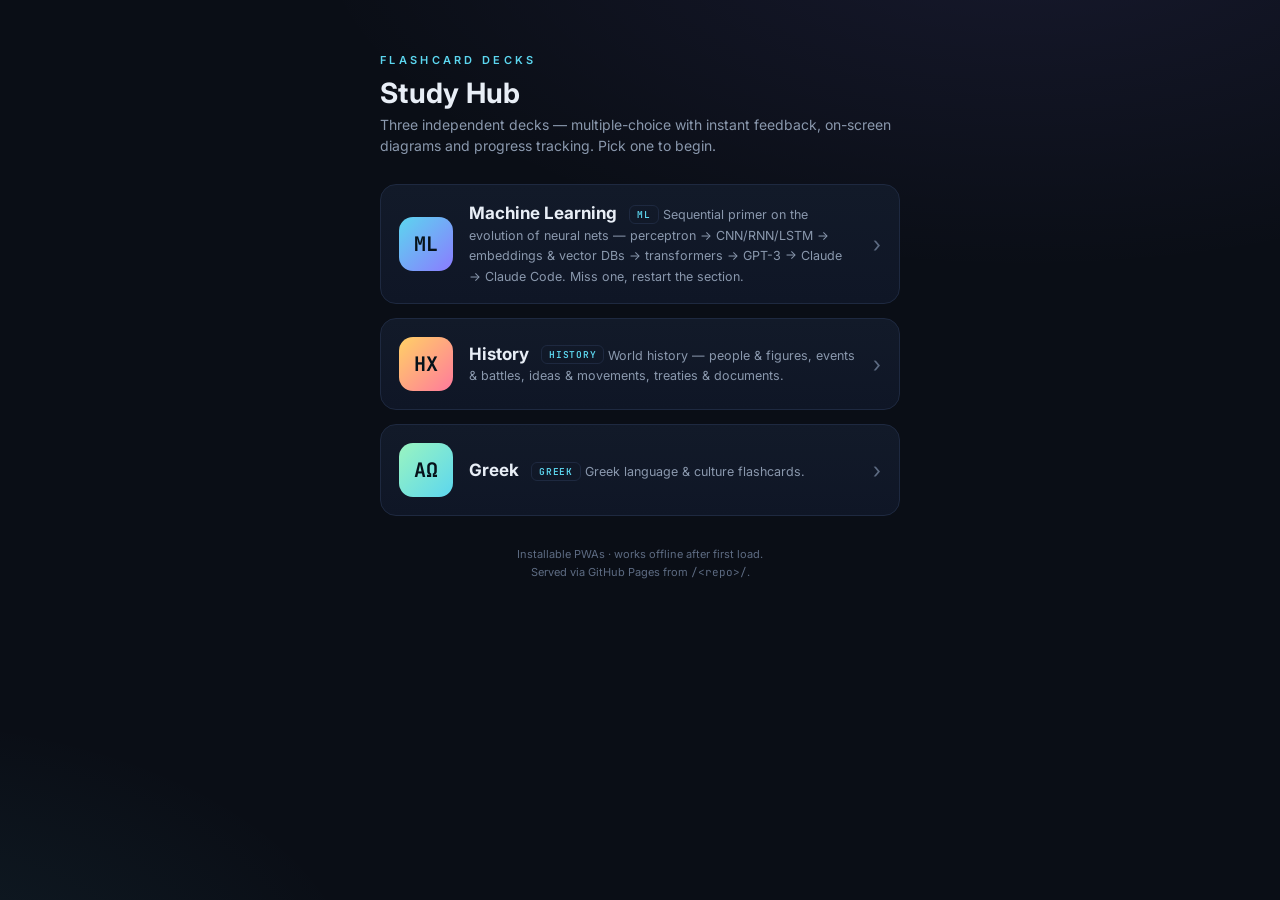
<file: index.html>
<!DOCTYPE html>
<html lang="en">
<head>
  <meta charset="UTF-8" />
  <meta name="viewport" content="width=device-width, initial-scale=1.0, viewport-fit=cover" />
  <meta name="theme-color" content="#0a0e16" />
  <title>Flashcards · Hub</title>
  <link rel="preconnect" href="https://fonts.googleapis.com" />
  <link rel="preconnect" href="https://fonts.gstatic.com" crossorigin />
  <link href="https://fonts.googleapis.com/css2?family=Inter:wght@400;500;600;700&family=JetBrains+Mono:wght@500;600&display=swap" rel="stylesheet" />
  <style>
    :root{
      --bg:#0a0e16; --surface:#121a29; --surface-2:#0f1626;
      --line:#1e2940; --ink:#e8eef6; --muted:#8a98ad; --faint:#5d6b82;
      --accent:#5cd6ef; --accent-2:#8b7bff;
    }
    *{ box-sizing:border-box; -webkit-tap-highlight-color:transparent; }
    html,body{ margin:0; min-height:100%; }
    body{
      background:
        radial-gradient(1200px 600px at 80% -10%, rgba(139,123,255,.10), transparent 60%),
        radial-gradient(900px 500px at -10% 110%, rgba(92,214,239,.08), transparent 55%),
        var(--bg);
      color:var(--ink);
      font-family:"Inter",system-ui,-apple-system,Segoe UI,Roboto,sans-serif;
      -webkit-font-smoothing:antialiased;
      display:flex; flex-direction:column; align-items:center;
      padding:48px 18px max(36px,env(safe-area-inset-bottom));
      min-height:100dvh;
    }
    .wrap{ width:100%; max-width:520px; }
    .kicker{ font-size:11px; letter-spacing:.3em; color:var(--accent); font-weight:600; }
    h1{ margin:8px 0 4px; font-size:28px; font-weight:700; letter-spacing:.3px; }
    .sub{ color:var(--muted); font-size:14px; margin:0 0 28px; line-height:1.5; }
    .grid{ display:flex; flex-direction:column; gap:14px; }
    a.deck{
      display:flex; align-items:center; gap:16px; text-decoration:none; color:inherit;
      background:linear-gradient(180deg, var(--surface), var(--surface-2));
      border:1px solid var(--line); border-radius:16px; padding:18px 18px;
      transition:border-color .16s, transform .08s, box-shadow .16s;
    }
    a.deck:hover{ border-color:var(--accent); box-shadow:0 8px 30px rgba(92,214,239,.12); }
    a.deck:active{ transform:translateY(1px); }
    .glyph{
      flex:0 0 auto; width:54px; height:54px; border-radius:14px;
      display:flex; align-items:center; justify-content:center;
      font-family:"JetBrains Mono",monospace; font-weight:700; font-size:20px;
      color:#06121a; background:linear-gradient(135deg,var(--accent),var(--accent-2));
    }
    .glyph.g2{ background:linear-gradient(135deg,#ffd166,#ff7a9c); }
    .glyph.g3{ background:linear-gradient(135deg,#9af5c0,#5cd6ef); }
    .deck-body{ flex:1; min-width:0; }
    .deck-name{ font-size:17px; font-weight:700; }
    .deck-name .tag{
      font-family:"JetBrains Mono",monospace; font-size:9.5px; font-weight:600;
      color:var(--accent); border:1px solid var(--line); border-radius:6px;
      padding:2px 7px; margin-left:8px; vertical-align:middle; letter-spacing:.08em;
    }
    .deck-desc{ font-size:12.5px; color:var(--muted); margin-top:3px; line-height:1.4; }
    .chev{ flex:0 0 auto; color:var(--faint); font-size:22px; }
    footer{ margin-top:30px; font-size:11px; color:var(--faint); text-align:center; line-height:1.6; }
    footer .mono{ font-family:"JetBrains Mono",monospace; }
  </style>
</head>
<body>
  <div class="wrap">
    <span class="kicker">FLASHCARD DECKS</span>
    <h1>Study Hub</h1>
    <p class="sub">Three independent decks — multiple-choice with instant feedback, on-screen diagrams and progress tracking. Pick one to begin.</p>

    <nav class="grid">
      <a class="deck" href="ml_flashcards/">
        <span class="glyph">ML</span>
        <span class="deck-body">
          <span class="deck-name">Machine Learning <span class="tag">ML</span></span>
          <span class="deck-desc">Sequential primer on the evolution of neural nets — perceptron → CNN/RNN/LSTM → embeddings &amp; vector DBs → transformers → GPT-3 → Claude → Claude Code. Miss one, restart the section.</span>
        </span>
        <span class="chev">›</span>
      </a>

      <a class="deck" href="history_flashcards/">
        <span class="glyph g2">HX</span>
        <span class="deck-body">
          <span class="deck-name">History <span class="tag">HISTORY</span></span>
          <span class="deck-desc">World history — people &amp; figures, events &amp; battles, ideas &amp; movements, treaties &amp; documents.</span>
        </span>
        <span class="chev">›</span>
      </a>

      <a class="deck" href="greek_flashcards/">
        <span class="glyph g3">ΑΩ</span>
        <span class="deck-body">
          <span class="deck-name">Greek <span class="tag">GREEK</span></span>
          <span class="deck-desc">Greek language &amp; culture flashcards.</span>
        </span>
        <span class="chev">›</span>
      </a>
    </nav>

    <footer>
      Installable PWAs · works offline after first load.<br />
      Served via GitHub Pages from <span class="mono">/&lt;repo&gt;/</span>.
    </footer>
  </div>
</body>
</html>
</file>
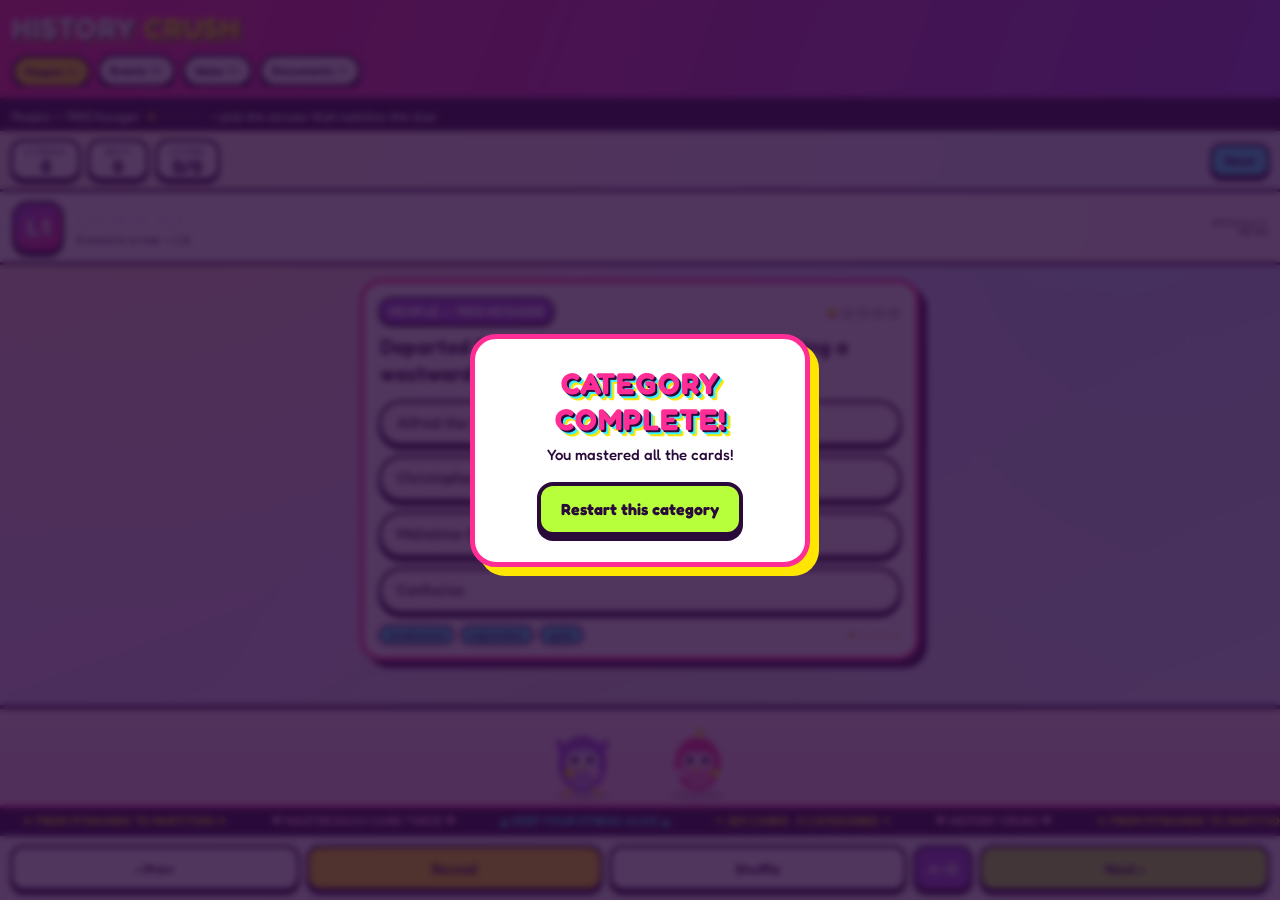
<file: flashcards/index.html>
<!DOCTYPE html>
<html lang="en">
<head>
  <meta charset="UTF-8" />
  <meta name="viewport" content="width=device-width, initial-scale=1.0, viewport-fit=cover, maximum-scale=1.0, user-scalable=no" />
  <meta name="theme-color" content="#ff2d95" />
  <meta name="description" content="A Y2K candy-maximalist flashcard quiz through world history." />
  <link rel="manifest" href="manifest.webmanifest" />
  <link rel="apple-touch-icon" href="icons/icon-192.png" />
  <link rel="preconnect" href="https://fonts.googleapis.com" />
  <link rel="preconnect" href="https://fonts.gstatic.com" crossorigin />
  <link href="https://fonts.googleapis.com/css2?family=Fredoka:wght@400;500;600;700&display=swap" rel="stylesheet" />
  <link rel="stylesheet" href="styles.css" />
  <title>History Crush — Flashcards</title>
</head>
<body>
  <!-- HEADER -->
  <header class="app-header">
    <div class="title-wrap">
      <h1 class="app-title">HISTORY <span>CRUSH</span></h1>
      <div class="cat-tabs" id="catTabs" role="tablist" aria-label="Categories"></div>
    </div>
  </header>

  <!-- INSTRUCTIONS STRIP -->
  <div class="strip" id="instructions" aria-live="polite">Loading deck…</div>

  <!-- STATS BAR -->
  <div class="stats-bar" id="statsBar">
    <div class="stat-chip" id="streakChip"><span class="stat-k">Streak</span><span class="stat-v" id="statStreak">0</span></div>
    <div class="stat-chip"><span class="stat-k">Best</span><span class="stat-v" id="statBest">0</span></div>
    <div class="stat-chip"><span class="stat-k">Score</span><span class="stat-v" id="statScore">0/0</span></div>
    <button class="reset-btn" id="resetBtn" type="button">Reset</button>
  </div>

  <!-- DIFFICULTY METER (its own element, under the stats bar) -->
  <div class="diff-meter" id="diffMeter">
    <div class="dm-badge" id="dmBadge">L1</div>
    <div class="dm-mid">
      <div class="dm-dots" id="dmDots" aria-hidden="true"></div>
      <div class="dm-hint" id="dmHint">5 more in a row → L2</div>
    </div>
    <div class="dm-label">DIFFICULTY<br>METER</div>
  </div>

  <!-- CARD STAGE (scrollable middle) -->
  <main class="stage" id="stage">
    <section class="card" id="card">
      <div class="card-head">
        <span class="card-concept" id="cardConcept">—</span>
        <span class="card-stars" id="cardStars" title="Card difficulty">★</span>
      </div>
      <div class="card-prompt" id="cardPrompt">—</div>

      <div class="options" id="options"></div>

      <div class="answer-block" id="answerBlock" hidden>
        <div class="ab-row"><span class="ab-tag">A</span><span id="abA">—</span></div>
        <div class="ab-row"><span class="ab-tag b">B</span><span id="abB">—</span></div>
        <div class="ab-notes" id="abNotes">—</div>
      </div>

      <div class="tags-row" id="tagsRow"></div>
    </section>
  </main>

  <!-- MASCOT FOOTER -->
  <footer class="mascot-footer">
    <div class="mascot-stage" id="mascotStage">
      <div class="heart-layer" id="heartLayer" aria-hidden="true"></div>
      <svg class="mascots" id="mascots" viewBox="0 0 320 150" aria-hidden="true">
        <!-- LEFT mascot: Owl scholar -->
        <g class="m-left" id="mLeft">
          <ellipse cx="70" cy="135" rx="42" ry="9" fill="rgba(42,10,58,.18)"/>
          <path d="M40 70 q-14 -6 -10 -26 q10 10 14 12 z" fill="#9d4edd"/>
          <path d="M100 70 q14 -6 10 -26 q-10 10 -14 12 z" fill="#9d4edd"/>
          <ellipse cx="70" cy="86" rx="38" ry="44" fill="#9d4edd"/>
          <ellipse cx="70" cy="92" rx="27" ry="33" fill="#c79cf0"/>
          <circle class="cheek-left" id="cheekL" cx="50" cy="100" r="8" fill="#ffe600"/>
          <circle cx="90" cy="100" r="8" fill="#ffd0e8"/>
          <circle cx="58" cy="80" r="13" fill="#fff"/>
          <circle cx="82" cy="80" r="13" fill="#fff"/>
          <circle cx="58" cy="80" r="6" fill="#2a0a3a"/>
          <circle cx="82" cy="80" r="6" fill="#2a0a3a"/>
          <path d="M64 90 l6 8 l6 -8 z" fill="#ffe600"/>
          <path d="M52 124 l-8 14 M88 124 l8 14" stroke="#ffe600" stroke-width="5" stroke-linecap="round"/>
        </g>
        <!-- RIGHT mascot: front-facing scroll-bird (eagle) -->
        <g class="m-right" id="mRight">
          <ellipse cx="250" cy="135" rx="42" ry="9" fill="rgba(42,10,58,.18)"/>
          <ellipse cx="250" cy="86" rx="36" ry="42" fill="#ff2d95"/>
          <ellipse cx="250" cy="94" rx="25" ry="30" fill="#ff86c2"/>
          <circle cx="238" cy="80" r="12" fill="#fff"/>
          <circle cx="262" cy="80" r="12" fill="#fff"/>
          <circle cx="238" cy="80" r="6" fill="#2a0a3a"/>
          <circle cx="262" cy="80" r="6" fill="#2a0a3a"/>
          <path d="M244 92 l6 7 l6 -7 z" fill="#ffe600"/>
          <circle cx="222" cy="100" r="7" fill="#ffd0e8"/>
          <circle cx="278" cy="100" r="7" fill="#ffe600"/>
          <path d="M250 48 q-6 -14 6 -20 q4 12 -2 20 z" fill="#ffe600"/>
        </g>
        <!-- RIGHT mascot: SIDE PROFILE (shown every 10th correct) -->
        <g class="m-right-profile" id="mRightProfile" style="display:none">
          <ellipse cx="250" cy="135" rx="42" ry="9" fill="rgba(42,10,58,.18)"/>
          <ellipse cx="252" cy="86" rx="34" ry="42" fill="#ff2d95"/>
          <path d="M224 86 q-22 0 -30 8 q14 6 30 6 z" fill="#ff86c2"/>
          <path d="M218 92 l-16 2 l16 6 z" fill="#ffe600"/>
          <circle cx="242" cy="78" r="11" fill="#fff"/>
          <circle cx="240" cy="78" r="6" fill="#2a0a3a"/>
          <circle cx="252" cy="98" r="7" fill="#ffe600"/>
          <path d="M256 50 q-8 -12 4 -20 q6 12 0 20 z" fill="#ffe600"/>
          <path d="M276 86 q14 4 20 14 q-16 2 -22 -6 z" fill="#9d4edd"/>
        </g>
      </svg>
    </div>
    <div class="marquee"><div class="marquee-track" id="marqueeTrack"></div></div>
  </footer>

  <!-- BOTTOM NAV (thumb zone) -->
  <nav class="thumb-nav">
    <button class="nav-btn" id="prevBtn" type="button">‹ Prev</button>
    <button class="nav-btn reveal" id="revealBtn" type="button">Reveal</button>
    <button class="nav-btn" id="shuffleBtn" type="button">Shuffle</button>
    <button class="nav-btn dir" id="dirBtn" type="button">A→B</button>
    <button class="nav-btn primary" id="nextBtn" type="button">Next ›</button>
  </nav>

  <!-- CATEGORY COMPLETE OVERLAY -->
  <div class="overlay" id="completeOverlay" hidden>
    <div class="confetti-layer" id="confettiLayer" aria-hidden="true"></div>
    <div class="overlay-card">
      <h2 class="complete-title">CATEGORY COMPLETE!</h2>
      <p class="complete-sub" id="completeSub">You mastered all the cards!</p>
      <button class="restart-btn" id="restartCatBtn" type="button">Restart this category</button>
    </div>
  </div>

  <script src="app.js"></script>
</body>
</html>
</file>
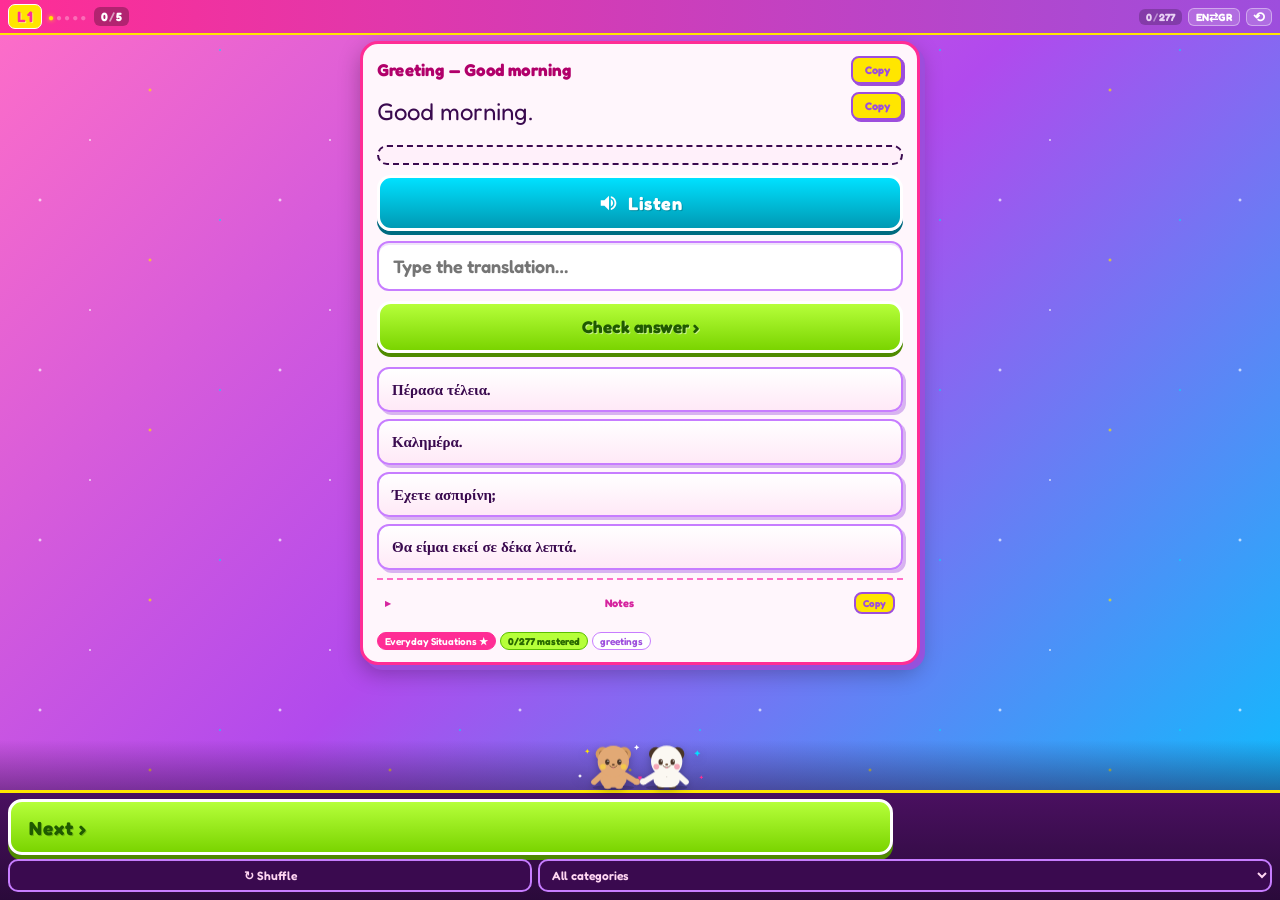
<file: greek_flashcards/index.html>
<!doctype html>
<html lang="en">
<head>
  <meta charset="utf-8" />
  <meta name="viewport" content="width=device-width, initial-scale=1, viewport-fit=cover" />
  <meta name="theme-color" content="#ff2d95" />
  <title>✩ Greek Flashcards ✩</title>
  <link rel="manifest" href="manifest.webmanifest" />
  <link rel="preconnect" href="https://fonts.googleapis.com" />
  <link rel="preconnect" href="https://fonts.gstatic.com" crossorigin />
  <link href="https://fonts.googleapis.com/css2?family=Fredoka:wght@400;500;600;700&display=swap" rel="stylesheet" />
  <link rel="stylesheet" href="styles.css" />
</head>
<body>
  <header class="topbar-compact" id="topbarCompact" role="status" aria-live="polite">
    <span class="tb-level" id="dmLevel">L1</span>
    <span class="tb-dots" id="dmDots" aria-hidden="true">●○○○○</span>
    <span class="tb-stat"><span id="statStreak">0</span><i class="tb-sep">/</i><span id="dmHint">5</span></span>
    <span class="tb-stat tb-stat-dim"><span id="cardIndex">0</span><i class="tb-sep">/</i><span id="cardTotal">0</span></span>
    <button class="tb-btn" id="dirToggle" type="button" aria-label="Toggle direction">EN⇄GR</button>
    <button class="tb-btn tb-reset" id="resetStats" type="button" aria-label="Reset stats">⟲</button>
    <span class="tb-hidden" id="statBest">0</span>
    <span class="tb-hidden" id="statScore">0 / 0</span>
    <span class="tb-hidden" id="deckName">greek_flashcards</span>
    <span class="tb-hidden" id="instructionsStrip"></span>
  </header>

  <main class="card-stage">
    <section class="card" id="card" aria-live="polite">
      <div class="row concept-row">
        <div class="concept" id="concept">Loading…</div>
        <button class="copy-btn" data-copy="concept" type="button" aria-label="Copy concept">Copy</button>
      </div>

      <div class="row prompt-row">
        <div class="prompt" id="prompt"></div>
        <button class="speak-btn" id="promptSpeak" type="button" hidden aria-label="Pronounce in Greek"><svg viewBox="0 0 24 24" width="18" height="18" aria-hidden="true"><path fill="currentColor" d="M3 9v6h4l5 5V4L7 9H3zm13.5 3a4.5 4.5 0 0 0-2.5-4.03v8.05A4.5 4.5 0 0 0 16.5 12zm-2.5-7.5v2.05A5.99 5.99 0 0 1 18 12c0 2.61-1.67 4.84-4 5.65v2.05c3.39-.86 6-3.94 6-7.7s-2.61-6.84-6-7.45z"/></svg></button>
        <button class="copy-btn" data-copy="prompt" type="button" aria-label="Copy prompt">Copy</button>
      </div>

      <div class="type-mode hidden" id="typeMode">
        <div class="type-instruction" id="typeInstruction"></div>
        <button class="audio-replay" id="audioReplay" type="button" aria-label="Replay audio">
          <svg viewBox="0 0 24 24" width="22" height="22" aria-hidden="true"><path fill="currentColor" d="M3 9v6h4l5 5V4L7 9H3zm13.5 3a4.5 4.5 0 0 0-2.5-4.03v8.05A4.5 4.5 0 0 0 16.5 12zm-2.5-7.5v2.05A5.99 5.99 0 0 1 18 12c0 2.61-1.67 4.84-4 5.65v2.05c3.39-.86 6-3.94 6-7.7s-2.61-6.84-6-7.45z"/></svg>
          <span>Listen</span>
        </button>
        <input type="text" id="typeInput" class="type-input" placeholder="Type the translation…" autocomplete="off" autocorrect="off" autocapitalize="off" spellcheck="false" enterkeyhint="send" />
        <button class="type-submit" id="typeSubmit" type="button">Check answer ›</button>
      </div>

      <div class="mc-options" id="mcOptions"></div>

      <div class="feedback hidden" id="feedback"></div>

      <button class="reveal-btn hidden" id="revealBtn" type="button" hidden>Show answer (no score)</button>

      <div class="answer-row hidden" id="answerRow">
        <div id="answerBlocks"></div>
      </div>

      <details class="notes" id="notesWrap" hidden>
        <summary>
          <span>Notes</span>
          <button class="copy-btn inline-copy" data-copy="notes" type="button" aria-label="Copy notes">Copy</button>
        </summary>
        <div id="notes"></div>
      </details>

      <div class="tags" id="tags"></div>
    </section>
  </main>

  <footer class="mascot">
    <div class="mascot-stage">
    <svg class="mascot-svg" viewBox="0 0 440 150" xmlns="http://www.w3.org/2000/svg" role="img" aria-label="A bear and a panda holding hands">
      <!-- sparkles -->
      <g class="twinkle">
        <path d="M210 14 L212.5 19.5 L218 22 L212.5 24.5 L210 30 L207.5 24.5 L202 22 L207.5 19.5 Z" fill="#ffffff"/>
        <path d="M62 27 L64.2 31.8 L69 34 L64.2 36.2 L62 41 L59.8 36.2 L55 34 L59.8 31.8 Z" fill="#ffe600"/>
        <path d="M392 31 L395 37 L401 40 L395 43 L392 49 L389 43 L383 40 L389 37 Z" fill="#00e1ff"/>
        <path d="M404 106 L406 110 L410 112 L406 114 L404 118 L402 114 L398 112 L402 110 Z" fill="#ff2d95"/>
        <path d="M40 102 L42 106 L46 108 L42 110 L40 114 L38 110 L34 108 L38 106 Z" fill="#ffffff"/>
      </g>

      <!-- ground shadows -->
      <ellipse cx="140" cy="143" rx="62" ry="8" fill="#000000" opacity="0.16"/>
      <ellipse cx="300" cy="143" rx="62" ry="8" fill="#000000" opacity="0.16"/>

      <!-- ===== BEAR (left) ===== -->
      <g class="m-bear">
      <ellipse cx="123" cy="138" rx="12" ry="9" fill="#E2A975"/>
      <ellipse cx="157" cy="138" rx="12" ry="9" fill="#E2A975"/>
      <rect x="100" y="88" width="80" height="54" rx="26" fill="#E2A975"/>
      <line x1="106" y1="104" x2="82" y2="126" stroke="#E2A975" stroke-width="17" stroke-linecap="round"/>
      <line x1="174" y1="104" x2="206" y2="124" stroke="#E2A975" stroke-width="17" stroke-linecap="round"/>
      <circle cx="210" cy="125" r="10" fill="#E2A975"/>
      <circle cx="108" cy="42" r="21" fill="#D49A60"/>
      <circle cx="172" cy="42" r="21" fill="#D49A60"/>
      <circle cx="108" cy="42" r="11" fill="#9C6B3F"/>
      <circle cx="172" cy="42" r="11" fill="#9C6B3F"/>
      <circle cx="140" cy="64" r="47" fill="#E2A975"/>
      <circle class="m-bear-cheek" cx="109" cy="80" r="8.5" fill="#F4C84B"/>
      <circle class="m-bear-cheek" cx="171" cy="80" r="8.5" fill="#F4C84B"/>
      <ellipse cx="122" cy="66" rx="6.5" ry="8.5" fill="#4A3527"/>
      <ellipse cx="158" cy="66" rx="6.5" ry="8.5" fill="#4A3527"/>
      <circle cx="124" cy="63" r="2" fill="#ffffff"/>
      <circle cx="160" cy="63" r="2" fill="#ffffff"/>
      <ellipse cx="140" cy="74" rx="4.5" ry="3" fill="#6E4B30"/>
      <path d="M129 77 q11 12 22 0" fill="none" stroke="#6E4B30" stroke-width="2.4" stroke-linecap="round"/>
      <path d="M136 82 a5 5 0 0 0 8 0 z" fill="#EE7A93"/>
      </g>

      <!-- held-hands heart -->
      <path class="m-heart" d="M220 120 C214 114 213 110 217 109 C219 108.5 220 110 220 111.5 C220 110 221 108.5 223 109 C227 110 226 114 220 120 Z" fill="#ff2d95"/>

      <!-- ===== PANDA (right) ===== -->
      <g class="m-panda">
      <!-- body / arms / legs (always visible) -->
      <ellipse cx="283" cy="138" rx="12" ry="9" fill="#4A3526"/>
      <ellipse cx="317" cy="138" rx="12" ry="9" fill="#4A3526"/>
      <rect x="260" y="88" width="80" height="54" rx="26" fill="#FBF8F2"/>
      <path d="M286 92 L314 92 L300 112 Z" fill="#5C4433"/>
      <circle cx="300" cy="95" r="5" fill="#4A3526"/>
      <line x1="266" y1="104" x2="234" y2="124" stroke="#FBF8F2" stroke-width="17" stroke-linecap="round"/>
      <line x1="334" y1="104" x2="358" y2="126" stroke="#FBF8F2" stroke-width="17" stroke-linecap="round"/>
      <circle cx="230" cy="125" r="10" fill="#FBF8F2"/>
      <!-- frontal head (default) -->
      <g class="m-panda-head-front">
      <circle cx="268" cy="42" r="21" fill="#4A3526"/>
      <circle cx="332" cy="42" r="21" fill="#4A3526"/>
      <circle cx="300" cy="64" r="47" fill="#FBF8F2"/>
      <circle cx="269" cy="80" r="8.5" fill="#F4A6B6"/>
      <circle cx="331" cy="80" r="8.5" fill="#F4A6B6"/>
      <ellipse cx="282" cy="66" rx="6.5" ry="8.5" fill="#4A3527"/>
      <ellipse cx="318" cy="66" rx="6.5" ry="8.5" fill="#4A3527"/>
      <circle cx="284" cy="63" r="2" fill="#ffffff"/>
      <circle cx="320" cy="63" r="2" fill="#ffffff"/>
      <ellipse cx="300" cy="74" rx="4.5" ry="3" fill="#6E4B30"/>
      <path d="M289 77 q11 12 22 0" fill="none" stroke="#6E4B30" stroke-width="2.4" stroke-linecap="round"/>
      <path d="M296 82 a5 5 0 0 0 8 0 z" fill="#EE7A93"/>
      </g>
      <!-- side-profile head (shown on every-10 kiss) -->
      <g class="m-panda-head-profile">
        <!-- visible ear at back-top of head -->
        <circle cx="318" cy="24" r="20" fill="#4A3526"/>
        <circle cx="318" cy="24" r="10" fill="#9C6B3F"/>
        <!-- head -->
        <circle cx="300" cy="64" r="47" fill="#FBF8F2"/>
        <!-- snout / muzzle bulge on the left (toward bear) -->
        <ellipse cx="260" cy="74" rx="18" ry="14" fill="#FBF8F2"/>
        <!-- single eye patch on the front (left) side -->
        <ellipse cx="278" cy="58" rx="8" ry="11" fill="#4A3527" transform="rotate(-18 278 58)"/>
        <!-- eye highlight -->
        <circle cx="276" cy="55" r="2.6" fill="#ffffff"/>
        <circle cx="276" cy="55" r="1.3" fill="#000000"/>
        <!-- visible cheek -->
        <circle cx="278" cy="82" r="7.5" fill="#F4A6B6"/>
        <!-- nose -->
        <ellipse cx="247" cy="69" rx="4.2" ry="3.4" fill="#4A3526"/>
        <!-- puckered kiss mouth -->
        <ellipse cx="246" cy="79" rx="4.2" ry="3" fill="#EE7A93"/>
        <path d="M242 80 q3 -3 6 0" fill="none" stroke="#9C3B5A" stroke-width="1.3" stroke-linecap="round"/>
      </g>
      </g>
    </svg>
      <div class="heart-layer" id="heartLayer"></div>
    </div>
    <div class="marquee"><span>✩ welcome 2 greek flashcards ✩ kalimera bestie ✩ keep ur streak alive ✩ σ' αγαπώ ✩ tap a choice 2 score ✩</span></div>
  </footer>

  <nav class="controls">
    <div class="thumb-zone thumb-zone-left">
      <button id="nextBtn" type="button" aria-label="Next" class="next-big">Next ›</button>
    </div>
    <div class="secondary-controls">
      <button id="shuffleBtn" type="button" aria-label="Shuffle">↻ Shuffle</button>
      <select id="categoryFilter" aria-label="Filter by category">
        <option value="">All categories</option>
      </select>
    </div>
  </nav>

  <div id="completeOverlay" class="complete-overlay hidden">
    <div id="confetti" class="confetti-layer"></div>
    <div class="complete-card">
      <button class="complete-close" id="completeClose" type="button" aria-label="Close">×</button>
      <div class="complete-stars">✩ ✩ ✩</div>
      <h1 class="complete-title" id="completeTitle">CATEGORY COMPLETE!</h1>
      <p class="complete-subtitle" id="completeSubtitle">You mastered all the cards! ✩</p>
      <div class="complete-actions">
        <button class="complete-restart" id="completeRestart" type="button">Restart</button>
      </div>
      <div class="complete-stars">✩ ✩ ✩</div>
    </div>
  </div>

  <script src="app.js"></script>
</body>
</html>
</file>
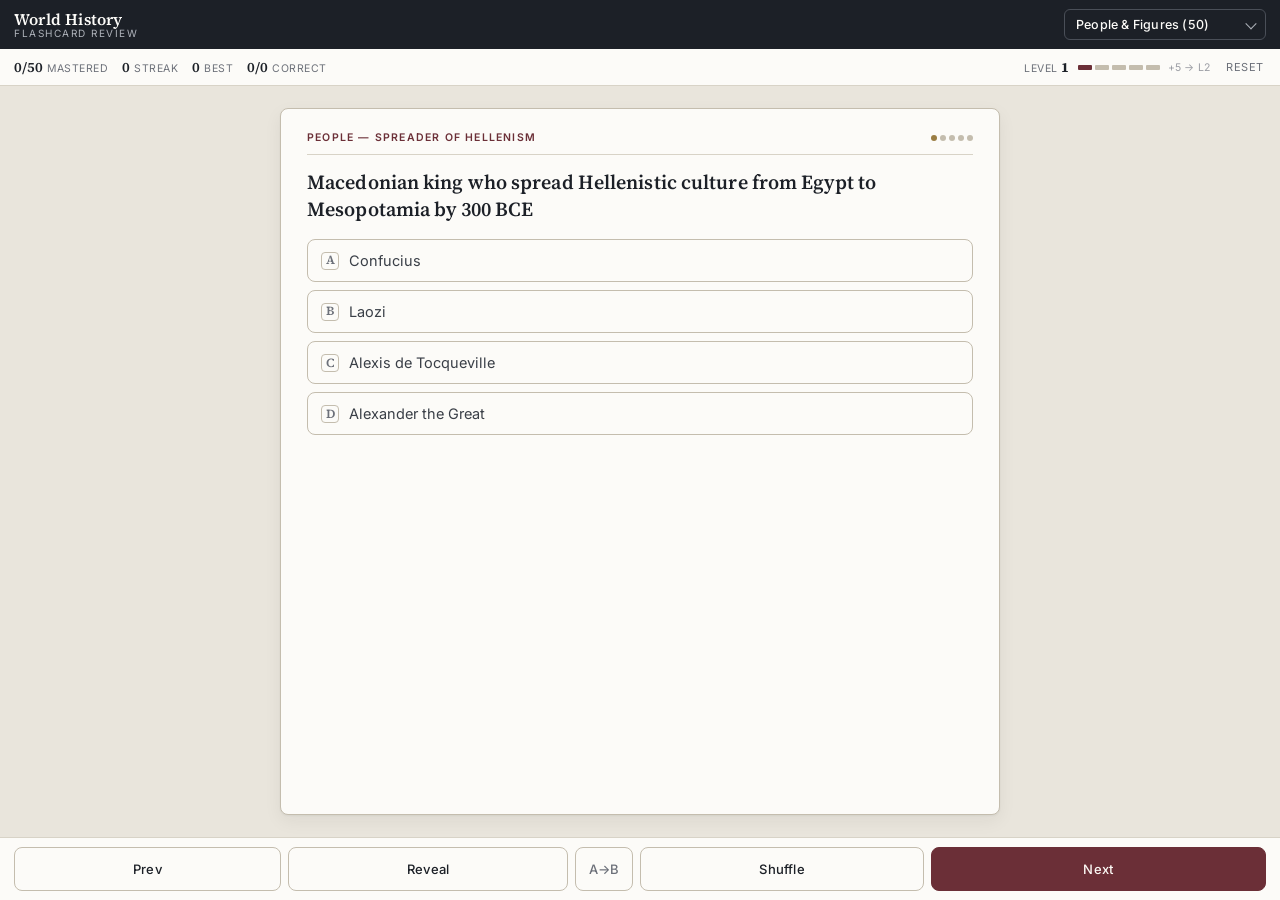
<file: history_flashcards/index.html>
<!DOCTYPE html>
<html lang="en">
<head>
  <meta charset="UTF-8" />
  <meta name="viewport" content="width=device-width, initial-scale=1.0, viewport-fit=cover, maximum-scale=1.0, user-scalable=no" />
  <meta name="theme-color" content="#1c2027" />
  <meta name="description" content="A focused multiple-choice review of world history — people, events, ideas, and documents." />
  <link rel="manifest" href="manifest.webmanifest" />
  <link rel="apple-touch-icon" href="icons/icon-192.png" />
  <link rel="preconnect" href="https://fonts.googleapis.com" />
  <link rel="preconnect" href="https://fonts.gstatic.com" crossorigin />
  <link href="https://fonts.googleapis.com/css2?family=Source+Serif+4:opsz,wght@8..60,400;8..60,600;8..60,700&family=Inter:wght@400;500;600&display=swap" rel="stylesheet" />
  <link rel="stylesheet" href="styles.css" />
  <title>World History — Flashcard Review</title>
</head>
<body>
  <!-- HEADER -->
  <header class="topbar">
    <div class="brand">
      <span class="brand-name">World History</span>
      <span class="brand-sub">Flashcard Review</span>
    </div>
    <label class="cat-select-wrap" aria-label="Category">
      <select id="catSelect" class="cat-select"></select>
    </label>
  </header>

  <!-- STATUS STRIP: stats + adaptive level (compact) -->
  <div class="statusbar">
    <div class="stats" id="stats">
      <span class="stat"><b id="statMastered">0</b><span>mastered</span></span>
      <span class="stat"><b id="statStreak">0</b><span>streak</span></span>
      <span class="stat"><b id="statBest">0</b><span>best</span></span>
      <span class="stat"><b id="statScore">0/0</b><span>correct</span></span>
    </div>
    <div class="level" id="level" title="Adaptive difficulty">
      <span class="level-label">Level <b id="levelNum">1</b></span>
      <span class="level-bar" id="levelBar" aria-hidden="true"></span>
      <span class="level-hint" id="levelHint">+5 &rarr; L2</span>
    </div>
    <button class="link-btn" id="resetBtn" type="button">Reset</button>
  </div>

  <!-- CARD STAGE (~80% of viewport) -->
  <main class="stage">
    <article class="card" id="card">
      <div class="card-meta">
        <span class="concept" id="cardConcept">&mdash;</span>
        <span class="card-diff" id="cardDiff" title="Card difficulty" aria-label="Card difficulty"></span>
      </div>
      <h1 class="question" id="cardPrompt">&mdash;</h1>
      <ol class="options" id="options"></ol>
      <section class="answer" id="answerBlock" hidden>
        <div class="ans-line"><span class="ans-key">Prompt</span><span id="abA">&mdash;</span></div>
        <div class="ans-line"><span class="ans-key">Answer</span><span id="abB">&mdash;</span></div>
        <p class="ans-note" id="abNotes">&mdash;</p>
        <div class="ans-tags" id="tagsRow"></div>
      </section>
    </article>
  </main>

  <!-- BOTTOM NAV -->
  <nav class="navbar">
    <button class="nav-btn" id="prevBtn" type="button" aria-label="Previous">Prev</button>
    <button class="nav-btn" id="revealBtn" type="button">Reveal</button>
    <button class="nav-btn" id="dirBtn" type="button" aria-label="Toggle direction">A&rarr;B</button>
    <button class="nav-btn" id="shuffleBtn" type="button">Shuffle</button>
    <button class="nav-btn primary" id="nextBtn" type="button">Next</button>
  </nav>

  <!-- CATEGORY COMPLETE -->
  <div class="overlay" id="completeOverlay" hidden>
    <div class="overlay-card">
      <h2 class="overlay-title">Category complete</h2>
      <p class="overlay-text" id="completeSub">You have mastered every card in this category.</p>
      <div class="overlay-actions">
        <button class="overlay-btn primary" id="restartCatBtn" type="button">Restart category</button>
        <button class="overlay-btn" id="closeOverlayBtn" type="button">Close</button>
      </div>
    </div>
  </div>

  <script src="app.js"></script>
</body>
</html>
</file>
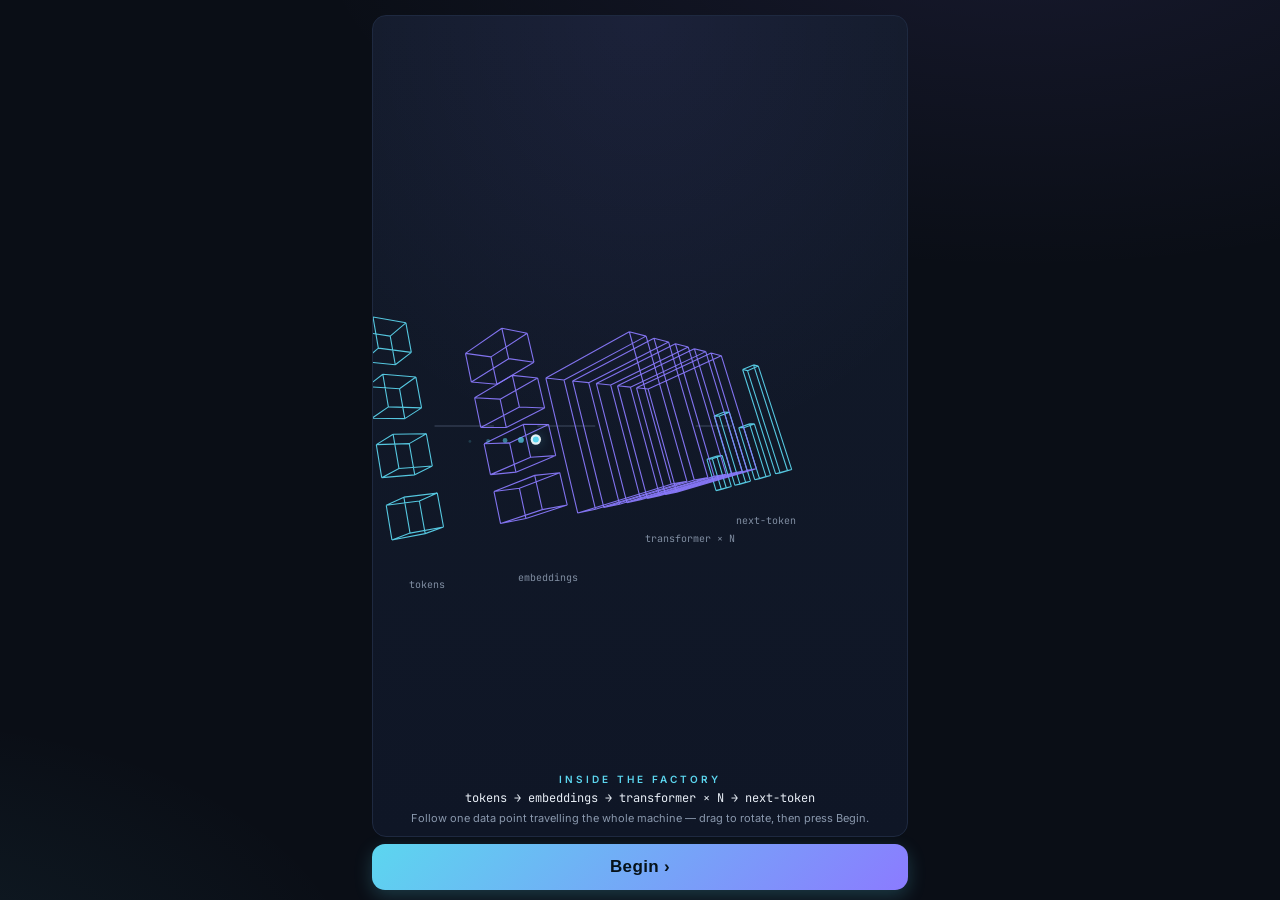
<file: ml_flashcards/index.html>
<!DOCTYPE html>
<html lang="en">
<head>
  <meta charset="UTF-8" />
  <meta name="viewport" content="width=device-width, initial-scale=1.0, maximum-scale=1.0, user-scalable=no, viewport-fit=cover" />
  <meta name="theme-color" content="#0a0e16" />
  <meta name="description" content="A sleek, chronological flashcard deck on the evolution of neural network architectures — from the perceptron to CNNs, RNNs, transformers, LLMs and Claude Code." />
  <title>ML — Neural Net Evolution · Flashcards</title>
  <link rel="manifest" href="manifest.webmanifest" />
  <link rel="icon" href="icons/icon-192.png" />
  <link rel="apple-touch-icon" href="icons/icon-192.png" />
  <link rel="preconnect" href="https://fonts.googleapis.com" />
  <link rel="preconnect" href="https://fonts.gstatic.com" crossorigin />
  <link href="https://fonts.googleapis.com/css2?family=Inter:wght@400;500;600;700&family=JetBrains+Mono:wght@500;600&display=swap" rel="stylesheet" />
  <link rel="stylesheet" href="styles.css?v=13" />
</head>
<body class="is-intro">
  <div class="app">

    <!-- CONSOLIDATED TOP BAR -->
    <header class="topbar">
      <!-- advancing chronological timeline (hero) -->
      <div class="tline" id="tline" aria-hidden="true">
        <div class="tline-track"><i class="tline-fill" id="tlFill"></i></div>
        <div class="tline-ticks" id="tlTicks"></div>
        <div class="tline-marker" id="tlMarker"><span class="tline-year" id="yearText">—</span></div>
      </div>
      <div id="meter" class="metabar">
        <span class="lvl" id="meterBadge">1</span>
        <div class="m-hint" id="meterHint"><span id="posText">card 1</span><span class="sep"> · </span><span id="streakChip">strk <b id="streak">0</b></span><span class="sep"> · </span>best <b id="best">0</b><span class="sep"> · </span><b id="score">0/0</b></div>
        <span class="m-tools">
          <button id="introBtn" class="icon-btn" title="LLM overview" aria-label="LLM overview">3D</button>
          <button id="dirToggle" class="icon-btn" title="Flip direction (A↔B)" aria-label="Flip direction">A→B</button>
          <button id="restartRunBtn" class="icon-btn" title="Restart from the start" aria-label="Restart">↺</button>
          <button id="resetBtn" class="icon-btn" title="Reset all progress" aria-label="Reset all">⌫</button>
        </span>
      </div>
    </header>

    <!-- CARD STAGE -->
    <main class="stage" id="stage">

      <!-- INTRO: 3D LLM overview (shown first on load) -->
      <section class="intro" id="intro">
        <canvas id="vizCanvas" class="viz-canvas"></canvas>
        <div class="intro-cap">
          <div class="intro-kicker">INSIDE THE FACTORY</div>
          <div class="intro-flow">tokens → embeddings → transformer × N → next-token</div>
          <div class="intro-sub">Follow one data point travelling the whole machine — drag to rotate, then press Begin.</div>
        </div>
      </section>

      <div class="card" id="card" hidden>
        <div class="card-top">
          <div class="card-concept" id="cardConcept">—</div>
          <div class="card-year" id="cardYear">—</div>
        </div>

        <!-- concept diagram (minimal schematic) -->
        <div class="viz" id="viz" aria-hidden="true"></div>

        <div class="prompt" id="prompt">Loading deck…</div>

        <div class="options" id="options"></div>

        <div class="answer" id="answerBlock" hidden>
          <div class="ans-row"><span class="ans-tag">A</span><span id="ansA"></span></div>
          <div class="ans-row"><span class="ans-tag b">B</span><span id="ansB"></span></div>
          <div class="ans-notes" id="ansNotes"></div>
        </div>

        <div class="tags-row" id="tagsRow"></div>
      </div>
    </main>

    <!-- BOTTOM NAV — left-thumb zone -->
    <nav class="navbar">
      <button id="nextBtn" class="nav-next" aria-label="Next card">Next ›</button>
      <button id="revealBtn" class="nav-sec" aria-label="Reveal answer">Reveal</button>
      <button id="prevBtn" class="nav-sec" aria-label="Previous card">‹ Prev</button>
    </nav>

  </div>

  <!-- TIMELINE COMPLETE OVERLAY -->
  <div id="overlay" class="overlay" hidden>
    <div class="overlay-card">
      <div class="overlay-kicker">TIMELINE CLEARED</div>
      <h2 class="overlay-title" id="overlayTitle">TIMELINE COMPLETE</h2>
      <p class="overlay-sub" id="overlaySub"></p>
      <div class="overlay-actions">
        <button id="restartBtn" class="nav-next overlay-btn">Replay from the start</button>
        <button id="overlayCloseBtn" class="nav-sec overlay-btn">Back to overview</button>
      </div>
    </div>
  </div>

  <script src="app.js?v=13"></script>
</body>
</html>
</file>
<file: flashcards/styles.css>
/* ============================================================
   HISTORY CRUSH — Y2K candy maximalism
   ============================================================ */
:root{
  --hot:#ff2d95;
  --yellow:#ffe600;
  --purple:#9d4edd;
  --lime:#b6ff3a;
  --ink:#2a0a3a;
  --cyan:#3af0ff;
  --orange:#ff9a3a;
  --baby:#ffb3d9;
  --paper:#fff6fb;
  --shadow:#2a0a3a;
}
*{box-sizing:border-box;-webkit-tap-highlight-color:transparent;}
html,body{margin:0;padding:0;height:100%;}
body{
  font-family:'Fredoka',system-ui,sans-serif;
  background:
    radial-gradient(circle at 12% 8%, rgba(255,230,0,.25), transparent 40%),
    radial-gradient(circle at 88% 18%, rgba(58,240,255,.25), transparent 42%),
    radial-gradient(circle at 50% 100%, rgba(182,255,58,.22), transparent 45%),
    linear-gradient(160deg,#ffd9ee 0%,#e9d4ff 55%,#d4f1ff 100%);
  color:var(--ink);
  display:flex;flex-direction:column;
  min-height:100dvh;
  overflow:hidden;
  padding:env(safe-area-inset-top) env(safe-area-inset-right) env(safe-area-inset-bottom) env(safe-area-inset-left);
}

/* ---------- HEADER ---------- */
.app-header{
  background:linear-gradient(110deg,var(--hot) 0%,var(--purple) 100%);
  padding:10px 12px 11px;
  border-bottom:4px solid var(--ink);
  box-shadow:0 4px 0 rgba(42,10,58,.25);
  flex:0 0 auto;
}
.app-title{
  margin:0;font-weight:700;font-size:26px;letter-spacing:1px;color:#fff;
  text-shadow:2px 2px 0 var(--ink),4px 4px 0 rgba(255,230,0,.55);
}
.app-title span{color:var(--yellow);}
.cat-tabs{display:flex;gap:6px;margin-top:8px;overflow-x:auto;scrollbar-width:none;}
.cat-tabs::-webkit-scrollbar{display:none;}
.cat-tab{
  flex:0 0 auto;border:3px solid var(--ink);background:#fff;color:var(--ink);
  font-family:inherit;font-weight:600;font-size:12px;padding:6px 10px;border-radius:999px;
  cursor:pointer;white-space:nowrap;box-shadow:0 3px 0 var(--ink);transition:transform .06s;
}
.cat-tab .ct-count{opacity:.6;font-weight:500;}
.cat-tab.active{background:var(--yellow);transform:translateY(1px);box-shadow:0 2px 0 var(--ink);}
.cat-tab:active{transform:translateY(3px);box-shadow:0 0 0 var(--ink);}

/* ---------- STRIP ---------- */
.strip{
  flex:0 0 auto;
  background:var(--ink);color:#fff;font-weight:500;font-size:12.5px;
  padding:7px 12px;display:flex;align-items:center;gap:6px;overflow-x:auto;white-space:nowrap;
  scrollbar-width:none;
}
.strip::-webkit-scrollbar{display:none;}
.strip .s-stars{color:var(--yellow);letter-spacing:1px;}
.strip .s-empty{color:rgba(255,255,255,.3);}

/* ---------- STATS BAR ---------- */
.stats-bar{
  flex:0 0 auto;display:flex;gap:6px;align-items:center;
  padding:8px 10px;background:rgba(255,255,255,.55);backdrop-filter:blur(4px);
  border-bottom:3px solid var(--ink);
}
.stat-chip{
  display:flex;flex-direction:column;align-items:center;justify-content:center;
  background:#fff;border:3px solid var(--ink);border-radius:14px;
  padding:3px 12px;min-width:62px;box-shadow:0 3px 0 var(--ink);
}
.stat-k{font-size:10px;font-weight:500;text-transform:uppercase;letter-spacing:.5px;opacity:.7;}
.stat-v{font-size:18px;font-weight:700;line-height:1;}
#streakChip.glow{
  background:var(--hot);color:#fff;
  box-shadow:0 0 14px var(--hot),0 3px 0 var(--ink);
  animation:streakPulse 1s ease-in-out infinite;
}
#streakChip.glow .stat-k{opacity:.9;}
@keyframes streakPulse{0%,100%{transform:scale(1);}50%{transform:scale(1.05);}}
.reset-btn{
  margin-left:auto;font-family:inherit;font-weight:600;font-size:12px;
  background:var(--cyan);border:3px solid var(--ink);border-radius:12px;
  padding:7px 12px;box-shadow:0 3px 0 var(--ink);cursor:pointer;color:var(--ink);
}
.reset-btn:active{transform:translateY(3px);box-shadow:0 0 0 var(--ink);}

/* ---------- DIFFICULTY METER ---------- */
.diff-meter{
  flex:0 0 auto;display:flex;align-items:center;gap:12px;
  padding:9px 12px;margin:0;
  background:linear-gradient(100deg,#fff 0%,#fff4fb 100%);
  border-bottom:3px solid var(--ink);
  transition:transform .25s cubic-bezier(.3,1.4,.5,1),box-shadow .25s,background .25s;
}
.dm-badge{
  flex:0 0 auto;width:52px;height:52px;border-radius:16px;
  background:linear-gradient(150deg,var(--purple),var(--hot));
  border:3px solid var(--ink);color:#fff;font-weight:700;font-size:24px;
  display:flex;align-items:center;justify-content:center;
  box-shadow:0 4px 0 var(--ink);text-shadow:1px 1px 0 var(--ink);
}
.dm-mid{flex:1 1 auto;min-width:0;}
.dm-dots{font-size:22px;letter-spacing:3px;line-height:1;color:var(--purple);}
.dm-dots .on{color:var(--hot);text-shadow:0 0 6px var(--hot);}
.dm-dots .off{color:rgba(157,78,221,.3);}
.dm-hint{font-size:12px;font-weight:500;margin-top:3px;opacity:.8;}
.dm-label{flex:0 0 auto;font-size:9px;font-weight:700;line-height:1.05;text-align:right;letter-spacing:.5px;opacity:.55;}
.diff-meter.level-up{
  transform:scale(1.08);
  box-shadow:0 0 26px var(--lime),0 6px 0 var(--ink);
  background:linear-gradient(100deg,#eaffd0,#f6ffe9);
}
.diff-meter.level-down{
  transform:scale(.94);
  box-shadow:0 0 26px var(--hot),0 6px 0 var(--ink);
  background:linear-gradient(100deg,#ffe0ef,#fff0f7);
}

/* ---------- STAGE / CARD ---------- */
.stage{
  flex:1 1 auto;overflow-y:auto;-webkit-overflow-scrolling:touch;
  padding:14px 12px 8px;min-height:0;
}
.card{
  background:#fff;border:4px solid var(--hot);border-radius:22px;
  box-shadow:7px 7px 0 var(--ink);padding:14px 14px 12px;max-width:560px;margin:0 auto;
}
.card-head{display:flex;align-items:center;gap:8px;justify-content:space-between;margin-bottom:8px;}
.card-concept{
  font-weight:700;font-size:13px;text-transform:uppercase;letter-spacing:.4px;
  color:#fff;background:var(--purple);border:2px solid var(--ink);
  padding:4px 9px;border-radius:999px;box-shadow:0 2px 0 var(--ink);
}
.card-stars{font-size:17px;color:var(--yellow);letter-spacing:1px;text-shadow:0 1px 0 var(--ink);}
.card-stars .off{color:rgba(42,10,58,.18);}
.card-prompt{
  font-size:19px;font-weight:600;line-height:1.3;margin:6px 2px 12px;color:var(--ink);
}
.options{display:flex;flex-direction:column;gap:9px;}
.opt{
  font-family:inherit;font-weight:500;font-size:15px;text-align:left;
  background:var(--paper);border:3px solid var(--ink);border-radius:999px;
  padding:11px 16px;box-shadow:0 4px 0 var(--ink);cursor:pointer;color:var(--ink);
  transition:transform .05s,background .15s;line-height:1.25;
}
.opt:active{transform:translateY(4px);box-shadow:0 0 0 var(--ink);}
.opt[disabled]{cursor:default;}
.opt.correct{background:var(--lime);animation:flashLime .4s;}
.opt.wrong{background:var(--hot);color:#fff;animation:flashHot .4s;}
.opt.dim{opacity:.5;}
@keyframes flashLime{0%{background:#fff;}100%{background:var(--lime);}}
@keyframes flashHot{0%{background:#fff;}100%{background:var(--hot);}}

.answer-block{
  margin-top:13px;padding:12px;border:3px dashed var(--purple);border-radius:16px;
  background:linear-gradient(135deg,#fff7fc,#f3ecff);
}
.ab-row{display:flex;gap:9px;align-items:flex-start;font-size:14.5px;line-height:1.35;margin-bottom:7px;font-weight:500;}
.ab-tag{
  flex:0 0 auto;width:22px;height:22px;border-radius:7px;background:var(--hot);color:#fff;
  font-weight:700;font-size:12px;display:flex;align-items:center;justify-content:center;border:2px solid var(--ink);
}
.ab-tag.b{background:var(--purple);}
.ab-notes{font-size:13px;line-height:1.4;color:#4a2a5a;border-top:2px dotted rgba(157,78,221,.4);padding-top:8px;margin-top:3px;}
.tags-row{display:flex;flex-wrap:wrap;gap:5px;margin-top:11px;align-items:center;}
.tag-pill{
  font-size:10.5px;font-weight:500;background:var(--cyan);border:2px solid var(--ink);
  padding:2px 8px;border-radius:999px;color:var(--ink);
}
.tags-row .t-stars{font-size:12px;color:var(--orange);letter-spacing:1px;margin-left:auto;}

/* ---------- MASCOT FOOTER ---------- */
.mascot-footer{flex:0 0 auto;border-top:4px solid var(--ink);background:linear-gradient(180deg,#ffe8f5,#ffd0ec);}
.mascot-stage{position:relative;height:96px;overflow:hidden;}
.heart-layer{position:absolute;inset:0;pointer-events:none;z-index:2;}
.heart{
  position:absolute;transform-origin:center;line-height:1;pointer-events:none;
  animation:heartPop .42s cubic-bezier(.2,1.6,.4,1) both;
  text-shadow:0 1px 2px rgba(42,10,58,.3);
}
@keyframes heartPop{0%{transform:scale(.2) rotate(var(--rot));}60%{transform:scale(1.4) rotate(var(--rot));}100%{transform:scale(1) rotate(var(--rot));}}
.heart.out{animation:heartOut .35s ease-in forwards;}
@keyframes heartOut{to{transform:translateY(60px) scale(.6) rotate(var(--rot));opacity:0;}}
.mascots,.m-right-profile{position:absolute;inset:0;width:100%;height:100%;z-index:1;}
.m-left,.m-right{transform-origin:70px 90px;}
.m-right{transform-origin:250px 90px;}
.m-right.kiss-fire{animation:kissFront .48s ease-in-out;}
@keyframes kissFront{
  0%{transform:translateX(0) rotate(0);}
  55%{transform:translateX(-118px) rotate(-90deg);}
  100%{transform:translateX(0) rotate(0);}
}
.m-right-profile.kiss-fire-profile{animation:kissProfile .9s ease-in-out;}
@keyframes kissProfile{
  0%{transform:translateX(0);}
  50%{transform:translateX(-120px);}
  100%{transform:translateX(0);}
}
.cheek-left.blush{animation:blush .9s ease-in-out;}
@keyframes blush{0%{fill:#ffe600;}35%{fill:#ff2d95;}70%{fill:#ff2d95;}100%{fill:#ffe600;}}

.marquee{overflow:hidden;background:var(--ink);border-top:3px solid var(--hot);}
.marquee-track{
  display:inline-block;white-space:nowrap;color:var(--yellow);font-weight:600;font-size:12px;
  padding:5px 0;animation:scrollMarquee 18s linear infinite;
}
.marquee-track span{margin:0 22px;}
.marquee-track .pink{color:var(--baby);}
.marquee-track .cyan{color:var(--cyan);}
@keyframes scrollMarquee{0%{transform:translateX(0);}100%{transform:translateX(-50%);}}

/* ---------- THUMB NAV ---------- */
.thumb-nav{
  flex:0 0 auto;display:flex;gap:6px;padding:9px 10px calc(9px + env(safe-area-inset-bottom));
  background:rgba(255,255,255,.7);backdrop-filter:blur(6px);border-top:3px solid var(--ink);
}
.nav-btn{
  flex:1 1 auto;min-height:46px;font-family:inherit;font-weight:600;font-size:14px;
  background:#fff;border:3px solid var(--ink);border-radius:14px;box-shadow:0 4px 0 var(--ink);
  cursor:pointer;color:var(--ink);padding:0 4px;
}
.nav-btn:active{transform:translateY(4px);box-shadow:0 0 0 var(--ink);}
.nav-btn.primary{background:var(--lime);}
.nav-btn.reveal{background:var(--yellow);}
.nav-btn.dir{background:var(--purple);color:#fff;flex:0 0 auto;min-width:60px;}

/* ---------- OVERLAY ---------- */
.overlay{
  position:fixed;inset:0;z-index:50;display:flex;align-items:center;justify-content:center;
  background:rgba(42,10,58,.82);backdrop-filter:blur(3px);padding:24px;
}
.confetti-layer{position:absolute;inset:0;overflow:hidden;pointer-events:none;}
.confetti{position:absolute;top:-20px;width:11px;height:16px;border-radius:2px;animation:confFall linear forwards;}
@keyframes confFall{to{transform:translateY(108vh) rotate(720deg);}}
.overlay-card{
  position:relative;background:#fff;border:5px solid var(--hot);border-radius:26px;
  box-shadow:9px 9px 0 var(--yellow);padding:26px 22px;text-align:center;max-width:340px;z-index:2;
}
.complete-title{
  margin:0 0 8px;font-size:30px;font-weight:700;color:var(--hot);letter-spacing:1px;
  text-shadow:2px 2px 0 var(--ink),4px 4px 0 var(--cyan),6px 6px 0 var(--yellow);
  animation:titlePulse 1s ease-in-out infinite;
}
@keyframes titlePulse{0%,100%{transform:scale(1);}50%{transform:scale(1.07);}}
.complete-sub{margin:0 0 18px;font-size:15px;font-weight:500;color:var(--ink);}
.restart-btn{
  font-family:inherit;font-weight:700;font-size:16px;background:var(--lime);
  border:4px solid var(--ink);border-radius:16px;box-shadow:0 5px 0 var(--ink);
  padding:13px 20px;cursor:pointer;color:var(--ink);
}
.restart-btn:active{transform:translateY(5px);box-shadow:0 0 0 var(--ink);}

@media(min-width:600px){
  .app-title{font-size:30px;}
  .card-prompt{font-size:21px;}
}
</file>
<file: greek_flashcards/styles.css>
:root {
  --hot: #ff2d95;
  --hot2: #ff6ec7;
  --purple: #9d4edd;
  --purple2: #c77dff;
  --cyan: #00e1ff;
  --lime: #b6ff3a;
  --yellow: #ffe600;
  --ink: #3a0a4f;
  --ink-soft: #7a4a92;
  --card: #fff6fc;
  --card-edge: #ff2d95;
}

* { box-sizing: border-box; }

html, body {
  margin: 0;
  padding: 0;
  height: 100dvh;
  color: var(--ink);
  font-family: "Comic Sans MS", "Fredoka", "Chalkboard SE", "Comic Neue", cursive;
  -webkit-font-smoothing: antialiased;
}

body {
  display: flex;
  flex-direction: column;
  overflow: hidden;
  background-color: #b14aed;
  background-image:
    radial-gradient(2px 2px at 40px 30px, #ffffff, transparent),
    radial-gradient(2px 2px at 150px 90px, #ffe600, transparent),
    radial-gradient(1.5px 1.5px at 220px 50px, #00e1ff, transparent),
    radial-gradient(1.5px 1.5px at 90px 140px, #ffffff, transparent),
    linear-gradient(135deg, #ff6ec7 0%, #b14aed 48%, #00c6ff 100%);
  background-size: 240px 170px, 240px 170px, 240px 170px, 240px 170px, cover;
  background-attachment: fixed;
}

/* ---------- top banner ---------- */
.topbar {
  flex: 0 0 auto;
  display: flex;
  justify-content: space-between;
  align-items: center;
  gap: 8px;
  padding: 7px 12px;
  font-size: 12px;
  color: #fff;
  background: linear-gradient(90deg, #ff2d95, #9d4edd);
  border-bottom: 3px solid var(--yellow);
  text-shadow: 1px 1px 0 rgba(0,0,0,0.25);
}
.deck-name {
  font-weight: 700;
  flex: 0 1 auto;
  min-width: 0;
  overflow: hidden;
  text-overflow: ellipsis;
  white-space: nowrap;
  font-size: 14px;
  letter-spacing: 0.5px;
}
.dir-toggle {
  background: var(--yellow);
  color: #b1006a;
  border: 2px solid #fff;
  border-radius: 999px;
  padding: 4px 11px;
  font-size: 12px;
  font-weight: 700;
  cursor: pointer;
  white-space: nowrap;
  box-shadow: 2px 2px 0 #b1006a;
  font-family: inherit;
}
.dir-toggle:active { transform: translate(1px,1px); box-shadow: 1px 1px 0 #b1006a; }
.progress { font-variant-numeric: tabular-nums; flex: 0 0 auto; font-weight: 700; }

/* ---------- instructions ---------- */
.instructions-strip {
  flex: 0 0 auto;
  padding: 5px 12px;
  background: #fff0fa;
  border-bottom: 2px dashed var(--hot);
  font-size: 12px;
  color: #7a1a5a;
  text-align: center;
  white-space: nowrap;
  overflow: hidden;
  text-overflow: ellipsis;
}
.instructions-strip strong { color: #d6249f; font-weight: 700; }

/* ---------- stats ---------- */
.stats-bar {
  flex: 0 0 auto;
  display: flex;
  align-items: center;
  justify-content: space-between;
  gap: 8px;
  padding: 5px 12px;
  background: linear-gradient(90deg, #2a0a3a, #5a1a6a);
  border-bottom: 3px solid var(--cyan);
  font-size: 12px;
}
.stat { display: inline-flex; align-items: baseline; gap: 4px; }
.stat-label { color: var(--purple2); text-transform: uppercase; letter-spacing: 0.6px; font-size: 9px; font-weight: 700; }
.stat-value { color: #fff; font-weight: 700; font-variant-numeric: tabular-nums; font-size: 15px; }
.stat-value.best { color: var(--cyan); text-shadow: 0 0 6px rgba(0,225,255,0.7); }
.stat-value.hot { color: var(--lime); text-shadow: 0 0 8px rgba(182,255,58,0.9); }
.reset-stats {
  background: transparent;
  color: #ffb3e6;
  border: 1px solid var(--hot2);
  border-radius: 6px;
  padding: 3px 8px;
  font-size: 10px;
  cursor: pointer;
  font-family: inherit;
}
.reset-stats:active { background: rgba(255,45,149,0.3); }

/* ---------- card stage ---------- */
.card-stage {
  flex: 1 1 auto;
  min-height: 0;
  display: flex;
  justify-content: center;
  padding: 10px;
  overflow-y: auto;
  -webkit-overflow-scrolling: touch;
}
.card {
  background: var(--card);
  border: 3px solid var(--card-edge);
  border-radius: 18px;
  padding: 13px 14px;
  width: 100%;
  max-width: 560px;
  display: flex;
  flex-direction: column;
  gap: 9px;
  height: fit-content;
  box-shadow: 5px 5px 0 rgba(157,78,221,0.9), 0 8px 22px rgba(0,0,0,0.28);
}

.row { display: flex; align-items: flex-start; gap: 8px; }

.concept {
  flex: 1;
  font-size: clamp(14px, 3.7vw, 17px);
  font-weight: 700;
  letter-spacing: 0.2px;
  line-height: 1.25;
  color: #b1006a;
}
.prompt {
  flex: 1;
  font-size: clamp(14px, 3.6vw, 16px);
  line-height: 1.4;
  white-space: pre-line;
  color: var(--ink);
  cursor: pointer;
}

/* ---------- multiple choice ---------- */
.mc-options { display: flex; flex-direction: column; gap: 6px; margin-top: 2px; }
.mc-option {
  text-align: left;
  background: linear-gradient(#ffffff, #ffe9f7);
  border: 2.5px solid var(--purple2);
  border-radius: 12px;
  padding: 9px 12px;
  font-size: clamp(13px, 3.4vw, 15px);
  color: var(--ink);
  font-weight: 600;
  cursor: pointer;
  white-space: pre-line;
  line-height: 1.3;
  box-shadow: 3px 3px 0 rgba(157,78,221,0.4);
  font-family: inherit;
  transition: transform 0.08s;
}
.mc-option:active { transform: translate(1px,1px); }
.mc-option.correct {
  background: linear-gradient(#eaffd0, #caff8a);
  border-color: #5bbf00;
  color: #2a6a00;
  font-weight: 700;
  box-shadow: 3px 3px 0 #5bbf00;
}
.mc-option.wrong {
  background: linear-gradient(#ffe0ea, #ffc2d4);
  border-color: #ff3b6b;
  color: #c00038;
  box-shadow: 3px 3px 0 #ff3b6b;
}
.mc-option.disabled { pointer-events: none; }
.mc-option.disabled:not(.correct):not(.wrong) { opacity: 0.5; }

.feedback {
  text-align: center;
  font-size: 13px;
  font-weight: 700;
  padding: 5px;
  border-radius: 10px;
}
.feedback.ok { color: #2a6a00; background: #d9ffb0; border: 2px solid #5bbf00; }
.feedback.bad { color: #c00038; background: #ffd9e4; border: 2px solid #ff3b6b; }

/* ---------- answer ---------- */
.reveal-btn {
  align-self: center;
  background: #fff;
  color: var(--purple);
  border: 2px solid var(--purple2);
  border-radius: 999px;
  padding: 6px 14px;
  font-size: 12px;
  cursor: pointer;
  font-family: inherit;
  font-weight: 600;
}
.reveal-btn:active { transform: translateY(1px); }

.answer-row { display: flex; flex-direction: column; gap: 8px; }
.ans-block { display: flex; flex-direction: column; gap: 2px; }
.ans-label { font-size: 10px; color: var(--purple); text-transform: uppercase; letter-spacing: 0.6px; font-weight: 700; }
.ans-row { align-items: flex-start; gap: 8px; }
.ans-text { flex: 1; font-size: clamp(13px, 3.4vw, 15px); line-height: 1.4; white-space: pre-line; }
.ans-en { color: var(--ink); }
.ans-gr { color: #d6249f; font-weight: 700; }
.ans-phon { color: #6a1fb1; font-style: italic; }
.hidden { display: none; }

.copy-btn {
  flex: 0 0 auto;
  background: var(--yellow);
  color: #9d4edd;
  border: 2px solid #9d4edd;
  border-radius: 8px;
  padding: 4px 9px;
  font-size: 11px;
  font-weight: 700;
  cursor: pointer;
  min-width: 52px;
  min-height: 28px;
  box-shadow: 2px 2px 0 #9d4edd;
  font-family: inherit;
}
.copy-btn:active { transform: translate(1px,1px); box-shadow: 1px 1px 0 #9d4edd; }
.copy-btn.copied { background: var(--lime); color: #2a6a00; border-color: #2a6a00; box-shadow: 2px 2px 0 #2a6a00; }
.copy-btn.inline-copy { margin-left: 6px; padding: 2px 7px; font-size: 10px; min-height: 22px; min-width: auto; box-shadow: none; }

/* ---------- notes & tags ---------- */
.notes {
  color: var(--ink-soft);
  font-size: 12px;
  border-top: 2px dashed var(--hot2);
  padding-top: 6px;
}
.notes summary {
  cursor: pointer;
  color: #d6249f;
  display: flex;
  align-items: center;
  justify-content: space-between;
  list-style: none;
  font-size: 12px;
  font-weight: 700;
}
.notes summary::-webkit-details-marker { display: none; }
.notes summary::before { content: "▸ "; display: inline-block; transition: transform 0.15s; }
.notes[open] summary::before { transform: rotate(90deg); }
.notes > div { margin-top: 6px; line-height: 1.45; white-space: pre-line; font-size: 12px; }

.tags { display: flex; flex-wrap: wrap; gap: 4px; }
.tag {
  font-size: 10px;
  color: var(--purple);
  background: #fff;
  border: 1.5px solid var(--purple2);
  border-radius: 999px;
  padding: 2px 8px;
  font-weight: 600;
}
.tag-category { color: #fff; background: var(--hot); border-color: var(--hot); }
.tag-sub { color: #06414f; background: var(--cyan); border-color: #00b3cc; }

/* ---------- mascot band ---------- */
.mascot {
  flex: 0 0 auto;
  display: flex;
  flex-direction: column;
  align-items: center;
  gap: 1px;
  padding: 2px 0 0;
  background: linear-gradient(180deg, rgba(42,10,58,0), rgba(42,10,58,0.45));
}
.mascot-stage {
  position: relative;
  display: inline-block;
  line-height: 0;
}
.mascot-svg {
  width: min(90vw, 340px);
  height: auto;
  max-height: 66px;
  display: block;
  filter: drop-shadow(0 3px 4px rgba(0,0,0,0.25));
}
.heart-layer {
  position: absolute;
  inset: 0;
  pointer-events: none;
  overflow: visible;
  z-index: 5;
}
.heart-burst {
  position: absolute;
  font-size: 22px;
  line-height: 1;
  pointer-events: none;
  user-select: none;
  transform-origin: center;
  animation: heartBurst 600ms cubic-bezier(.34,1.56,.64,1) forwards;
  filter: drop-shadow(0 0 3px rgba(255,255,255,0.6));
  will-change: transform, opacity;
}
@keyframes heartBurst {
  0%   { transform: translate(-50%,-50%) scale(0.2) rotate(var(--rot, 0deg)); opacity: 0; }
  60%  { transform: translate(-50%,-50%) scale(1.4) rotate(var(--rot, 0deg)); opacity: 1; }
  100% { transform: translate(-50%,-50%) scale(1)   rotate(var(--rot, 0deg)); opacity: 1; }
}
.heart-burst.clearing {
  animation: heartClear 350ms ease-in forwards;
}
@keyframes heartClear {
  0%   { opacity: 1; transform: translate(-50%,-50%) scale(1)   rotate(var(--rot, 0deg)); }
  100% { opacity: 0; transform: translate(-50%, 40%) scale(0.3) rotate(var(--rot, 0deg)); }
}
@media (prefers-reduced-motion: reduce) {
  .heart-burst { animation: none; opacity: 1; transform: translate(-50%,-50%) rotate(var(--rot,0deg)); }
}
.twinkle { animation: twinkle 1.6s ease-in-out infinite alternate; transform-origin: center; }
@keyframes twinkle { from { opacity: 0.45; } to { opacity: 1; } }

.marquee {
  width: 100%;
  overflow: hidden;
  white-space: nowrap;
  background: rgba(0,0,0,0.25);
  border-top: 1px solid rgba(255,255,255,0.2);
}
.marquee span {
  display: inline-block;
  padding-left: 100%;
  font-size: 11px;
  font-weight: 700;
  color: var(--yellow);
  text-shadow: 0 0 5px var(--hot);
  animation: scroll 16s linear infinite;
}
@keyframes scroll { from { transform: translateX(0); } to { transform: translateX(-100%); } }

/* ---------- bottom controls ---------- */
.controls {
  flex: 0 0 auto;
  display: flex;
  flex-direction: column;
  gap: 6px;
  padding: 8px 10px calc(8px + env(safe-area-inset-bottom));
  background: linear-gradient(0deg, #2a0a3a, #4a1060);
  border-top: 3px solid var(--yellow);
}
.thumb-zone { display: flex; gap: 8px; align-items: stretch; }
.thumb-zone-left { justify-content: flex-start; }
.thumb-zone button {
  background: linear-gradient(var(--hot2), var(--hot));
  color: #fff;
  border: 2.5px solid #fff;
  border-radius: 14px;
  padding: 11px 8px;
  font-size: 15px;
  font-weight: 700;
  min-height: 52px;
  box-shadow: 0 4px 0 #b1006a;
  text-shadow: 1px 1px 0 rgba(0,0,0,0.2);
  font-family: inherit;
}
.thumb-zone button:active { transform: translateY(2px); box-shadow: 0 2px 0 #b1006a; }

/* Big left-thumb Next: occupies ~70% of the row, on the left side. */
.next-big {
  flex: 0 1 70%;
  max-width: 70%;
  min-height: 64px;
  font-size: 22px;
  font-weight: 900;
  letter-spacing: 1px;
  border-radius: 18px;
  text-align: left;
  padding-left: 22px;
  background: linear-gradient(var(--lime), #7ad400) !important;
  color: #1f5a00 !important;
  border: 3px solid #fff !important;
  box-shadow: 0 5px 0 #4f8a00 !important;
  text-shadow: 1px 1px 0 rgba(255,255,255,0.4);
}
.next-big:active {
  transform: translateY(3px);
  box-shadow: 0 2px 0 #4f8a00 !important;
}
.secondary-controls { display: grid; grid-template-columns: 1fr 1.4fr; gap: 6px; }
.secondary-controls button, .secondary-controls select {
  background: #3a0a4f;
  color: #ffd6f2;
  border: 2px solid var(--purple2);
  border-radius: 10px;
  padding: 6px 6px;
  font-size: 12px;
  min-height: 32px;
  font-family: inherit;
  font-weight: 600;
}
.secondary-controls button:active { transform: translateY(1px); }

/* ---------- mastery tag ---------- */
.tag-mastery { color: #2a6a00; background: var(--lime); border-color: #5bbf00; font-weight: 700; }
.tag-progress { color: #6a3a00; background: #ffe6b3; border-color: #d4933a; font-weight: 700; }

/* ---------- DIFFICULTY METER (the one place to look) ---------- */
.difficulty-meter {
  flex: 0 0 auto;
  display: flex;
  align-items: center;
  flex-wrap: wrap;
  gap: 8px;
  margin: 4px 8px 6px;
  padding: 8px 12px;
  border: 3px solid var(--purple);
  border-radius: 14px;
  background: linear-gradient(135deg, #fff6fc 0%, #ffe7f6 100%);
  box-shadow: 0 3px 0 var(--purple), 0 0 0 2px var(--yellow) inset;
  font-family: inherit;
  font-weight: 700;
  transition: transform 200ms ease, box-shadow 200ms ease;
}
.dm-label {
  font-size: 11px;
  letter-spacing: 2px;
  color: var(--purple);
  font-weight: 900;
}
.dm-level {
  font-size: 22px;
  font-weight: 900;
  color: var(--hot);
  letter-spacing: 1px;
  text-shadow: 2px 2px 0 var(--yellow);
  padding: 2px 10px;
  border-radius: 8px;
  background: rgba(255,255,255,0.65);
  border: 2px solid var(--hot);
  min-width: 46px;
  text-align: center;
}
.dm-level.max {
  background: var(--yellow);
  color: var(--hot);
  border-color: var(--hot);
  text-shadow: 1px 1px 0 #fff;
  animation: dmMaxGlow 1.4s ease-in-out infinite alternate;
}
@keyframes dmMaxGlow { from { box-shadow: 0 0 4px var(--hot); } to { box-shadow: 0 0 14px var(--hot); } }
.dm-dots {
  font-size: 18px;
  letter-spacing: 4px;
  color: var(--purple);
  font-weight: 900;
}
.dm-dots .on  { color: var(--hot); text-shadow: 0 0 4px var(--hot); }
.dm-dots .off { color: rgba(157,78,221,0.3); }
.dm-hint {
  font-size: 12px;
  color: #5b2a82;
  margin-left: auto;
  font-weight: 600;
}

/* Flash animations on level change */
.difficulty-meter.dm-up {
  animation: dmUp 900ms ease-out;
}
.difficulty-meter.dm-down {
  animation: dmDown 900ms ease-out;
}
@keyframes dmUp {
  0%   { transform: scale(1);    box-shadow: 0 3px 0 var(--purple), 0 0 0 2px var(--yellow) inset; background: #b6ff3a; }
  20%  { transform: scale(1.08); box-shadow: 0 5px 0 #4f8a00, 0 0 24px #b6ff3a; }
  100% { transform: scale(1);    box-shadow: 0 3px 0 var(--purple), 0 0 0 2px var(--yellow) inset; }
}
@keyframes dmDown {
  0%   { transform: scale(1);    background: linear-gradient(135deg, #ffd6e7 0%, #ffb3cf 100%); }
  20%  { transform: scale(0.94); box-shadow: 0 2px 0 #b00050, 0 0 24px #ff2d95; }
  100% { transform: scale(1);    box-shadow: 0 3px 0 var(--purple), 0 0 0 2px var(--yellow) inset; }
}

/* Per-card difficulty stars (visually distinct from the L1-L5 meter) */
.card-stars {
  color: var(--hot);
  font-size: 13px;
  letter-spacing: 1px;
  margin: 0 4px;
  text-shadow: 1px 1px 0 var(--yellow);
}

/* ---------- KISS animation ---------- */
/* Panda (right, center ~300,115) leans 90° CCW + translates left
   so its mouth lands on bear's right cheek (~178,80). Pivots around
   the panda's body center. */
.m-panda {
  transform-box: fill-box;
  transform-origin: 50% 70%;
  will-change: transform;
}
.m-bear {
  transform-box: fill-box;
  transform-origin: 50% 70%;
  will-change: transform;
}
.m-bear-cheek {
  transition: none;
  transform-origin: center;
  transform-box: fill-box;
  will-change: fill, r;
}

/* ---- profile head visibility ---- */
.m-panda-head-profile { opacity: 0; pointer-events: none; }
.mascot-svg.kiss-fire-profile .m-panda-head-front { opacity: 0; }
.mascot-svg.kiss-fire-profile .m-panda-head-profile { opacity: 1; }

.mascot-svg.kiss-fire .m-panda { animation: pandaKiss 480ms cubic-bezier(.55,.08,.3,1.4) both; }
.mascot-svg.kiss-fire .m-bear  { animation: bearAbsorb 480ms cubic-bezier(.4,0,.4,1)    both; }
.mascot-svg.kiss-fire .m-bear-cheek { animation: bearBlush 900ms ease-out both; }
.mascot-svg.kiss-fire .m-heart { animation: heartPulse 480ms ease-out both; }

/* ---- profile (every-10) kiss: no body rotation, head is already in profile ---- */
.mascot-svg.kiss-fire-profile .m-panda { animation: pandaKissProfile 900ms cubic-bezier(.4,0,.4,1.2) both; }
.mascot-svg.kiss-fire-profile .m-bear  { animation: bearAbsorbProfile 900ms cubic-bezier(.4,0,.4,1) both; }
.mascot-svg.kiss-fire-profile .m-bear-cheek { animation: bearBlushProfile 1400ms ease-out both; }
.mascot-svg.kiss-fire-profile .m-heart { animation: heartPulse 900ms ease-out both; }
@keyframes pandaKissProfile {
  0%   { transform: translate(0,0); }
  35%  { transform: translate(-95px, 8px); }   /* leans in for the smooch */
  60%  { transform: translate(-105px, 10px); } /* contact */
  78%  { transform: translate(-95px, 8px); }
  100% { transform: translate(0,0); }
}
@keyframes bearAbsorbProfile {
  0%   { transform: translate(0,0)     rotate(0); }
  50%  { transform: translate(0,0)     rotate(0); }
  62%  { transform: translate(-6px,2px) rotate(-7deg); }
  80%  { transform: translate(-3px,1px) rotate(-3deg); }
  100% { transform: translate(0,0)     rotate(0); }
}
@keyframes bearBlushProfile {
  0%   { fill: #F4C84B; }
  30%  { fill: #ff6ec7; }
  55%  { fill: #ff1f7a; }
  100% { fill: #F4C84B; }
}

@keyframes pandaKiss {
  0%   { transform: rotate(0)        translate(0, 0); }
  35%  { transform: rotate(-90deg)   translate(0, -40px); }
  55%  { transform: rotate(-90deg)   translate(0, -52px); } /* contact */
  75%  { transform: rotate(-90deg)   translate(0, -40px); }
  100% { transform: rotate(0)        translate(0, 0); }
}

@keyframes bearAbsorb {
  0%   { transform: translate(0,0)     rotate(0); }
  45%  { transform: translate(0,0)     rotate(0); }
  60%  { transform: translate(-4px,1px) rotate(-5deg); }   /* nudged by the kiss */
  78%  { transform: translate(-2px,0)   rotate(-2deg); }
  100% { transform: translate(0,0)     rotate(0); }
}

@keyframes bearBlush {
  0%   { fill: #F4C84B; }
  35%  { fill: #ff6ec7; }   /* blushing */
  65%  { fill: #ff2d95; }   /* peak blush */
  100% { fill: #F4C84B; }
}

@keyframes heartPulse {
  0%   { transform: scale(1); }
  50%  { transform: scale(1.5); filter: drop-shadow(0 0 6px #ff2d95); }
  100% { transform: scale(1); }
}
.m-heart { transform-origin: center; transform-box: fill-box; }

@media (prefers-reduced-motion: reduce) {
  .mascot-svg.kiss-fire .m-panda,
  .mascot-svg.kiss-fire .m-bear,
  .mascot-svg.kiss-fire .m-bear-cheek,
  .mascot-svg.kiss-fire .m-heart,
  .mascot-svg.kiss-fire-profile .m-panda,
  .mascot-svg.kiss-fire-profile .m-bear,
  .mascot-svg.kiss-fire-profile .m-bear-cheek,
  .mascot-svg.kiss-fire-profile .m-heart { animation: none; }
}

/* ---------- CATEGORY COMPLETE overlay ---------- */
.complete-overlay {
  position: fixed;
  inset: 0;
  z-index: 1000;
  display: flex;
  align-items: center;
  justify-content: center;
  padding: 16px;
  background: radial-gradient(ellipse at center, rgba(157,78,221,0.65), rgba(11,4,30,0.92));
  animation: overlayIn 0.3s ease-out;
  overflow: hidden;
}
.complete-overlay.hidden { display: none; }
@keyframes overlayIn { from { opacity: 0; } to { opacity: 1; } }

.complete-card {
  position: relative;
  background: linear-gradient(180deg, #fff6fc, #ffe0f0);
  border: 4px solid var(--yellow);
  border-radius: 22px;
  padding: 28px 22px;
  width: min(420px, 92vw);
  text-align: center;
  box-shadow: 0 16px 50px rgba(0,0,0,0.55), 0 0 0 6px rgba(255,45,149,0.6);
  animation: cardPop 0.55s cubic-bezier(.34,1.56,.64,1) both;
}
@keyframes cardPop {
  0%   { transform: scale(0.4) rotate(-8deg); opacity: 0; }
  60%  { transform: scale(1.08) rotate(2deg); opacity: 1; }
  100% { transform: scale(1) rotate(0); }
}

.complete-close {
  position: absolute;
  top: 6px;
  right: 10px;
  background: transparent;
  border: none;
  font-size: 26px;
  font-weight: 700;
  color: var(--purple);
  cursor: pointer;
  line-height: 1;
}

.complete-stars {
  color: var(--yellow);
  font-size: 20px;
  letter-spacing: 8px;
  text-shadow: 0 0 8px var(--hot);
  margin: 4px 0;
  animation: starsTwinkle 1.2s ease-in-out infinite alternate;
}
@keyframes starsTwinkle { from { opacity: 0.5; transform: scale(0.96); } to { opacity: 1; transform: scale(1.04); } }

.complete-title {
  margin: 8px 0 4px;
  font-size: clamp(22px, 7vw, 32px);
  font-weight: 900;
  letter-spacing: 1px;
  color: var(--hot);
  text-shadow: 3px 3px 0 var(--yellow), 5px 5px 0 var(--purple);
  animation: titlePulse 1s ease-in-out infinite alternate;
}
@keyframes titlePulse { from { transform: scale(1); } to { transform: scale(1.05); } }

.complete-subtitle {
  margin: 8px 0 16px;
  font-size: 14px;
  color: var(--ink);
  font-weight: 600;
}

.complete-actions { margin: 12px 0 8px; }
.complete-restart {
  background: linear-gradient(var(--lime), #7ad400);
  color: #1f5a00;
  border: 3px solid #4f8a00;
  border-radius: 14px;
  padding: 12px 22px;
  font-size: 16px;
  font-weight: 800;
  font-family: inherit;
  cursor: pointer;
  box-shadow: 0 5px 0 #4f8a00;
  text-shadow: 1px 1px 0 rgba(255,255,255,0.5);
}
.complete-restart:active { transform: translateY(3px); box-shadow: 0 2px 0 #4f8a00; }

/* confetti */
.confetti-layer {
  position: absolute;
  inset: 0;
  pointer-events: none;
  overflow: hidden;
}
.confetto {
  position: absolute;
  top: -20px;
  width: 10px;
  height: 16px;
  border-radius: 2px;
  animation: confettiFall linear forwards;
}
@keyframes confettiFall {
  0%   { transform: translateY(-20px) rotate(0); opacity: 1; }
  100% { transform: translateY(110vh) rotate(720deg); opacity: 0.9; }
}

/* ============================================================
   COMPACT LAYOUT v21 — collapse 4 top bars into 1 status row
   ============================================================ */

/* Hide all elements moved into the compact topbar */
.tb-hidden { display: none !important; }

/* The single compact top status row — only difficulty + streak numbers */
.topbar-compact {
  flex: 0 0 auto;
  display: flex;
  align-items: center;
  gap: 6px;
  padding: 4px 8px;
  background: linear-gradient(90deg, #ff2d95, #9d4edd);
  border-bottom: 2px solid var(--yellow);
  color: #fff;
  font-family: inherit;
  font-weight: 800;
  font-size: 11px;
  min-height: 34px;
  max-height: 36px;
  z-index: 4;
}
.tb-level {
  background: var(--yellow);
  color: var(--hot);
  padding: 2px 8px;
  border-radius: 7px;
  border: 1.5px solid #fff;
  font-size: 15px;
  font-weight: 900;
  letter-spacing: 0.5px;
  text-shadow: 1px 1px 0 rgba(255,255,255,0.45);
  min-width: 34px;
  text-align: center;
}
.tb-level.max {
  background: var(--lime);
  color: #9d0050;
}
.tb-dots {
  font-size: 10px;
  letter-spacing: 2px;
  color: var(--yellow);
}
.tb-dots .on { color: var(--yellow); text-shadow: 0 0 4px var(--yellow); }
.tb-dots .off { color: rgba(255,255,255,0.3); }
.tb-stat {
  background: rgba(0,0,0,0.28);
  padding: 2px 7px;
  border-radius: 6px;
  font-size: 12px;
  font-variant-numeric: tabular-nums;
}
.tb-stat-dim { opacity: 0.75; font-size: 10.5px; margin-left: auto; }
.tb-sep { font-style: normal; opacity: 0.55; margin: 0 1px; font-weight: 600; }
.tb-btn {
  background: rgba(255,255,255,0.18);
  color: #fff;
  border: 1.5px solid rgba(255,255,255,0.4);
  border-radius: 6px;
  padding: 2px 7px;
  font-size: 10.5px;
  font-weight: 700;
  font-family: inherit;
  cursor: pointer;
}
.tb-btn:active { background: rgba(255,255,255,0.35); }
.tb-reset { padding: 1px 6px; font-size: 14px; line-height: 1; }

/* Level-up / level-down flash now lives on the topbar */
.topbar-compact.dm-up .tb-level   { animation: tbUp   700ms ease-out; }
.topbar-compact.dm-down .tb-level { animation: tbDown 700ms ease-out; }
@keyframes tbUp {
  0%   { transform: scale(1);    background: var(--lime); box-shadow: 0 0 0 var(--lime); }
  25%  { transform: scale(1.35); box-shadow: 0 0 14px var(--lime); }
  100% { transform: scale(1);    background: var(--yellow); }
}
@keyframes tbDown {
  0%   { transform: scale(1);    background: #fff; color: var(--hot); }
  25%  { transform: scale(0.82); box-shadow: 0 0 14px var(--hot); }
  100% { transform: scale(1);    background: var(--yellow); }
}

/* Card stage gets ~70%+ of vertical space, smaller fonts overall */
.card-stage { padding: 6px 10px 8px; }
.card { padding: 12px 14px; gap: 8px; }
.concept-row { gap: 6px; align-items: center; }
.concept { font-size: clamp(14px, 4vw, 17px) !important; line-height: 1.2; }
.card-stars { font-size: 12px; margin-left: 4px; }
.prompt-row { gap: 6px; }
.prompt { font-size: clamp(18px, 5.5vw, 24px) !important; line-height: 1.2; padding: 6px 0; }
.mc-options { gap: 7px; }
.mc-option { padding: 11px 13px !important; font-size: clamp(13px, 3.6vw, 15px) !important; min-height: 44px !important; }
.feedback { font-size: 12px; padding: 6px 10px; }
.ans-block { padding: 6px 8px; }
.ans-label { font-size: 9px; }
.ans-text { font-size: clamp(13px, 3.4vw, 15px) !important; }
.notes summary { font-size: 11px; padding: 6px 8px; }
.tags { gap: 4px; margin-top: 4px; }
.tag { font-size: 10px; padding: 2px 7px; }

/* Mascot compressed to ~50px — and we drop the marquee */
.mascot { padding: 0; gap: 0; }
.mascot-svg { max-height: 50px !important; }
.marquee { display: none !important; }

/* Bottom nav stays mobile-friendly but slimmer */
.controls { padding: 6px 8px 8px; gap: 4px; }
.next-big { min-height: 56px !important; font-size: 19px !important; padding: 10px 18px !important; }
.secondary-controls { gap: 6px; }
.secondary-controls button, .secondary-controls select {
  padding: 6px 8px !important; font-size: 12px !important; min-height: 32px !important;
}

/* ---------- speaker button (Web Speech API) ---------- */
.speak-btn {
  display: inline-flex;
  align-items: center;
  justify-content: center;
  background: linear-gradient(var(--cyan), #0099b3);
  color: #fff;
  border: 2px solid #fff;
  border-radius: 8px;
  width: 34px;
  height: 30px;
  margin-left: 4px;
  padding: 0;
  cursor: pointer;
  box-shadow: 0 2px 0 #006a80;
  flex: 0 0 auto;
  font-family: inherit;
}
.speak-btn:active {
  transform: translateY(1px);
  box-shadow: 0 1px 0 #006a80;
}
.speak-btn.playing {
  background: linear-gradient(var(--lime), #7ad400);
  color: #1f5a00;
  box-shadow: 0 2px 0 #4f8a00;
  animation: speakerPulse 600ms ease-in-out infinite alternate;
}
@keyframes speakerPulse {
  from { transform: scale(1);    }
  to   { transform: scale(1.08); box-shadow: 0 2px 0 #4f8a00, 0 0 10px var(--lime); }
}
.speak-btn svg { display: block; }
/* Inline in the prompt row use a slightly smaller chip */
#promptSpeak { width: 30px; height: 28px; }

/* ---------- verb tap-to-conjugate ---------- */
.verb-tap {
  background: linear-gradient(transparent 60%, rgba(255,230,0,0.55) 60%);
  cursor: pointer;
  position: relative;
  padding-right: 11px;
  border-radius: 2px;
}
.verb-tap::after {
  content: '▾';
  position: absolute;
  right: 0;
  top: 0;
  font-size: 0.7em;
  color: var(--purple);
  line-height: 1.4;
}
.verb-tap:active { background: rgba(255,230,0,0.85); }

.verb-accordion {
  margin: 6px 0 0 0;
  padding: 0 10px;
  background: linear-gradient(180deg, #fff0fa, #ffe2f3);
  border: 2px solid var(--purple);
  border-radius: 10px;
  font-size: 12px;
  max-height: 0;
  overflow: hidden;
  transition: max-height 320ms ease, padding 320ms ease;
  box-shadow: 0 2px 0 rgba(157,78,221,0.4);
}
.verb-accordion.open {
  max-height: 320px;
  padding: 8px 10px;
}
.vc-head {
  display: flex;
  justify-content: space-between;
  align-items: baseline;
  font-size: 9.5px;
  text-transform: uppercase;
  letter-spacing: 1px;
  color: var(--purple);
  font-weight: 800;
  padding-bottom: 4px;
  margin-bottom: 4px;
  border-bottom: 1px dashed rgba(157,78,221,0.4);
}
.vc-head strong {
  font-size: 13px;
  color: var(--hot);
  text-transform: none;
  letter-spacing: 0;
  font-weight: 900;
}
.vc-row {
  display: grid;
  grid-template-columns: 64px 60px 1fr 22px;
  align-items: center;
  gap: 6px;
  padding: 3px 0;
  border-bottom: 1px dotted rgba(157,78,221,0.18);
}
.vc-row:last-child { border-bottom: none; }
.vc-pn {
  color: var(--purple);
  font-weight: 700;
  font-size: 11px;
}
.vc-pn-en {
  color: var(--ink-soft);
  font-size: 10px;
  font-style: italic;
}
.vc-form {
  color: #d6249f;
  font-weight: 800;
  font-size: 13px;
  text-align: right;
  padding-right: 6px;
  font-variant-numeric: tabular-nums;
}
.vc-speak {
  width: 22px;
  height: 22px;
  padding: 0;
  background: var(--cyan);
  color: #003a4a;
  border: 1.5px solid #fff;
  border-radius: 5px;
  box-shadow: 0 1px 0 #006a80;
  cursor: pointer;
  display: inline-flex;
  align-items: center;
  justify-content: center;
  font-family: inherit;
}
.vc-speak.playing { background: var(--lime); }
.vc-speak:active { transform: translateY(1px); box-shadow: 0 0 0 #006a80; }
.vc-speak svg { display: block; }

/* ---------- TYPE mode: audio prompt + free-text answer ---------- */
.type-mode {
  display: flex;
  flex-direction: column;
  gap: 10px;
  align-items: stretch;
  padding: 4px 0;
}
.audio-replay {
  display: flex;
  align-items: center;
  justify-content: center;
  gap: 8px;
  background: linear-gradient(var(--cyan), #0099b3);
  color: #fff;
  border: 3px solid #fff;
  border-radius: 14px;
  padding: 14px 18px;
  font-size: 18px;
  font-weight: 800;
  letter-spacing: 0.5px;
  font-family: inherit;
  cursor: pointer;
  box-shadow: 0 4px 0 #006a80;
  min-height: 56px;
  text-shadow: 1px 1px 0 rgba(0,0,0,0.2);
}
.audio-replay:active { transform: translateY(2px); box-shadow: 0 2px 0 #006a80; }
.audio-replay.playing {
  background: linear-gradient(var(--lime), #7ad400);
  color: #1f5a00;
  box-shadow: 0 4px 0 #4f8a00;
}
.audio-replay svg { display: block; }
.type-input {
  width: 100%;
  font-family: inherit;
  font-size: 18px;
  padding: 12px 14px;
  border: 2.5px solid var(--purple2);
  border-radius: 12px;
  background: #fff;
  color: var(--ink);
  outline: none;
  min-height: 50px;
  font-weight: 600;
  box-shadow: inset 0 2px 0 rgba(157,78,221,0.15);
}
.type-input:focus {
  border-color: var(--hot);
  box-shadow: 0 0 0 3px rgba(255,45,149,0.25);
}
.type-input.right {
  border-color: #5bbf00;
  background: #eaffd0;
  color: #2a6a00;
  font-weight: 800;
}
.type-input.wrong {
  border-color: #ff3b6b;
  background: #ffe0ea;
  color: #c00038;
  font-weight: 800;
}
.type-submit {
  background: linear-gradient(var(--lime), #7ad400);
  color: #1f5a00;
  border: 3px solid #fff;
  border-radius: 14px;
  padding: 12px 18px;
  font-size: 17px;
  font-weight: 800;
  font-family: inherit;
  cursor: pointer;
  box-shadow: 0 4px 0 #4f8a00;
  text-shadow: 1px 1px 0 rgba(255,255,255,0.5);
  min-height: 52px;
}
.type-submit:active { transform: translateY(2px); box-shadow: 0 2px 0 #4f8a00; }
.type-submit:disabled { opacity: 0.5; cursor: default; }

/* ---------- Audio Dictation sub-mode instruction strip ---------- */
.type-instruction {
  text-align: center;
  font-size: 13px;
  font-weight: 800;
  letter-spacing: 0.4px;
  padding: 8px 10px;
  border-radius: 10px;
  border: 2px dashed;
  background: #fff0fa;
}
/* Greek audio → English typed: hot-pink accent */
.type-mode.di-gr-en .type-instruction {
  color: var(--hot);
  border-color: var(--hot);
  background: linear-gradient(135deg, #fff0fa, #ffe2f3);
}
/* English audio → Greek typed: cyan accent */
.type-mode.di-en-gr .type-instruction {
  color: #006a80;
  border-color: var(--cyan);
  background: linear-gradient(135deg, #e6fbff, #ccf3ff);
}
/* Greek audio → Greek typed (transcription): lime accent */
.type-mode.di-gr-gr .type-instruction {
  color: #2a6a00;
  border-color: #5bbf00;
  background: linear-gradient(135deg, #f0ffd6, #e0ffb8);
}

/* ---------- audio is exclusive to Audio Dictation ---------- */
/* All speaker buttons (prompt-row chip, answer-block chips, per-row
   verb-conjugation chips) are hidden whenever we're in MC mode. They
   only appear when state.mode === 'type' (i.e. the user picked the
   Audio Dictation category). The big Audio Dictation Listen button
   has a different class (.audio-replay) so it stays put. */
body.mode-mc .speak-btn,
body.mode-mc .vc-speak { display: none !important; }
</file>
<file: history_flashcards/styles.css>
/* ============================================================
   World History — Flashcard Review
   Restrained, scholarly aesthetic. Built for fast review.
   ============================================================ */
:root{
  --bg:#e9e5dc;          /* page */
  --surface:#fcfbf8;     /* card */
  --surface-2:#f4f1ea;   /* insets */
  --ink:#1c2027;         /* primary text */
  --ink-soft:#3a3f47;
  --muted:#6c7079;       /* secondary text */
  --faint:#9a9ca3;
  --line:#d8d3c7;        /* hairline borders */
  --line-strong:#c4bdae;
  --accent:#6b2f37;      /* muted oxblood — primary action */
  --accent-soft:#8a4049;
  --on-accent:#fbf8f4;
  --correct:#2f6a4c;
  --correct-bg:#e7efe9;
  --wrong:#8c3a3a;
  --wrong-bg:#f1e5e4;
  --gold:#9a7d43;        /* difficulty marks */
  --radius:8px;
  --serif:'Source Serif 4',Georgia,'Times New Roman',serif;
  --sans:'Inter',system-ui,-apple-system,sans-serif;
}
*{box-sizing:border-box;-webkit-tap-highlight-color:transparent;}
html,body{margin:0;padding:0;height:100%;}
body{
  font-family:var(--sans);
  background:var(--bg);
  color:var(--ink);
  display:flex;flex-direction:column;
  height:100dvh;overflow:hidden;
  padding:env(safe-area-inset-top) env(safe-area-inset-right) 0 env(safe-area-inset-left);
  -webkit-font-smoothing:antialiased;
  font-size:14px;
}

/* ---------- HEADER ---------- */
.topbar{
  flex:0 0 auto;display:flex;align-items:center;justify-content:space-between;
  gap:10px;padding:9px 14px;background:var(--ink);color:var(--surface);
}
.brand{display:flex;flex-direction:column;line-height:1.15;}
.brand-name{font-family:var(--serif);font-weight:600;font-size:16px;letter-spacing:.2px;}
.brand-sub{font-size:10px;letter-spacing:1.5px;text-transform:uppercase;color:#aeb2ba;}
.cat-select-wrap{position:relative;display:inline-flex;}
.cat-select{
  appearance:none;-webkit-appearance:none;
  font-family:var(--sans);font-size:12.5px;font-weight:500;color:var(--surface);
  background:transparent;border:1px solid #4a4f58;border-radius:6px;
  padding:7px 28px 7px 11px;cursor:pointer;letter-spacing:.2px;
}
.cat-select-wrap::after{
  content:"";position:absolute;right:11px;top:50%;width:7px;height:7px;
  border-right:1.5px solid #aeb2ba;border-bottom:1.5px solid #aeb2ba;
  transform:translateY(-65%) rotate(45deg);pointer-events:none;
}
.cat-select option{color:#1c2027;}

/* ---------- STATUS STRIP ---------- */
.statusbar{
  flex:0 0 auto;display:flex;align-items:center;gap:14px;
  padding:7px 14px;background:var(--surface);border-bottom:1px solid var(--line);
  overflow-x:auto;scrollbar-width:none;white-space:nowrap;
}
.statusbar::-webkit-scrollbar{display:none;}
.stats{display:flex;gap:14px;align-items:center;}
.stat{display:flex;align-items:baseline;gap:4px;font-size:10.5px;color:var(--muted);
  text-transform:uppercase;letter-spacing:.5px;}
.stat b{font-family:var(--serif);font-size:14px;font-weight:600;color:var(--ink);letter-spacing:0;}
.level{display:flex;align-items:center;gap:8px;margin-left:auto;}
.level-label{font-size:10.5px;text-transform:uppercase;letter-spacing:.5px;color:var(--muted);}
.level-label b{font-family:var(--serif);font-size:14px;color:var(--ink);}
.level-bar{display:inline-flex;gap:3px;}
.level-bar i{width:14px;height:5px;border-radius:1px;background:var(--line-strong);transition:background .25s;}
.level-bar i.on{background:var(--accent);}
.level-hint{font-size:10.5px;color:var(--faint);letter-spacing:.2px;}
.level.bump .level-label b{color:var(--accent);}
.link-btn{
  font-family:var(--sans);font-size:11px;color:var(--muted);background:none;border:none;
  cursor:pointer;text-transform:uppercase;letter-spacing:.6px;padding:4px 2px;
}
.link-btn:hover{color:var(--accent);}

/* ---------- STAGE / CARD (~80%) ---------- */
.stage{
  flex:1 1 auto;min-height:0;display:flex;
  padding:16px 14px;overflow:hidden;
}
.card{
  flex:1 1 auto;display:flex;flex-direction:column;min-height:0;
  background:var(--surface);border:1px solid var(--line-strong);border-radius:var(--radius);
  box-shadow:0 1px 2px rgba(28,32,39,.05),0 6px 18px rgba(28,32,39,.06);
  padding:16px 18px;max-width:720px;width:100%;margin:0 auto;
}
.card-meta{
  display:flex;align-items:center;justify-content:space-between;gap:10px;
  padding-bottom:10px;margin-bottom:12px;border-bottom:1px solid var(--line);
}
.concept{
  font-size:10.5px;font-weight:600;letter-spacing:1.2px;text-transform:uppercase;
  color:var(--accent);
}
.card-diff{display:inline-flex;gap:3px;align-items:center;flex:0 0 auto;}
.card-diff i{width:6px;height:6px;border-radius:50%;background:var(--line-strong);}
.card-diff i.on{background:var(--gold);}
.question{
  font-family:var(--serif);font-weight:600;font-size:19px;line-height:1.34;
  margin:2px 0 16px;color:var(--ink);letter-spacing:.1px;
}
.options{
  list-style:none;margin:0;padding:0;display:flex;flex-direction:column;gap:8px;
}
.opt{
  display:flex;align-items:flex-start;gap:10px;width:100%;text-align:left;
  font-family:var(--sans);font-size:14px;line-height:1.32;color:var(--ink-soft);
  background:var(--surface);border:1px solid var(--line-strong);border-radius:var(--radius);
  padding:11px 13px;cursor:pointer;transition:border-color .12s,background .12s;
}
.opt:hover{border-color:var(--muted);}
.opt .opt-key{
  flex:0 0 auto;font-family:var(--serif);font-weight:600;font-size:12.5px;color:var(--muted);
  width:18px;height:18px;display:flex;align-items:center;justify-content:center;
  border:1px solid var(--line-strong);border-radius:4px;margin-top:1px;
}
.opt[disabled]{cursor:default;}
.opt.correct{background:var(--correct-bg);border-color:var(--correct);color:var(--ink);}
.opt.correct .opt-key{border-color:var(--correct);color:var(--correct);}
.opt.wrong{background:var(--wrong-bg);border-color:var(--wrong);color:var(--ink);}
.opt.wrong .opt-key{border-color:var(--wrong);color:var(--wrong);}
.opt.dim{opacity:.55;}

/* ---------- ANSWER PANEL ---------- */
.answer{
  margin-top:14px;padding-top:14px;border-top:1px solid var(--line);
  overflow-y:auto;min-height:0;
}
.ans-line{display:flex;gap:10px;font-size:13.5px;line-height:1.4;margin-bottom:7px;color:var(--ink-soft);}
.ans-key{
  flex:0 0 64px;font-size:10px;text-transform:uppercase;letter-spacing:.8px;color:var(--faint);
  padding-top:2px;
}
.ans-line span:last-child{font-family:var(--serif);}
.ans-note{
  font-size:13px;line-height:1.5;color:var(--muted);margin:10px 0 0;
  padding-top:10px;border-top:1px dotted var(--line);font-style:normal;
}
.ans-tags{display:flex;flex-wrap:wrap;gap:6px;margin-top:12px;}
.tag{
  font-size:10.5px;letter-spacing:.3px;color:var(--muted);background:var(--surface-2);
  border:1px solid var(--line);border-radius:999px;padding:2px 9px;
}

/* ---------- BOTTOM NAV ---------- */
.navbar{
  flex:0 0 auto;display:flex;gap:7px;
  padding:9px 14px calc(9px + env(safe-area-inset-bottom));
  background:var(--surface);border-top:1px solid var(--line);
}
.nav-btn{
  flex:1 1 auto;min-height:44px;font-family:var(--sans);font-size:13px;font-weight:500;
  color:var(--ink);background:var(--surface);border:1px solid var(--line-strong);
  border-radius:var(--radius);cursor:pointer;letter-spacing:.2px;
  transition:background .12s,border-color .12s;padding:0 6px;
}
.nav-btn:hover{background:var(--surface-2);}
.nav-btn:active{background:#ece8df;}
.nav-btn#dirBtn{flex:0 0 auto;min-width:58px;color:var(--muted);}
.nav-btn.primary{background:var(--accent);border-color:var(--accent);color:var(--on-accent);flex:1.3 1 auto;}
.nav-btn.primary:hover{background:var(--accent-soft);}

/* ---------- OVERLAY ---------- */
.overlay{
  position:fixed;inset:0;z-index:50;display:flex;align-items:center;justify-content:center;
  background:rgba(28,32,39,.55);backdrop-filter:blur(2px);padding:24px;
}
.overlay[hidden]{display:none;}
.overlay-card{
  background:var(--surface);border:1px solid var(--line-strong);border-radius:10px;
  box-shadow:0 16px 48px rgba(28,32,39,.28);padding:26px 24px;max-width:380px;text-align:center;
}
.overlay-title{
  font-family:var(--serif);font-weight:700;font-size:22px;margin:0 0 8px;color:var(--ink);
}
.overlay-text{font-size:13.5px;line-height:1.5;color:var(--muted);margin:0 0 20px;}
.overlay-actions{display:flex;gap:9px;justify-content:center;}
.overlay-btn{
  font-family:var(--sans);font-size:13px;font-weight:500;padding:10px 16px;cursor:pointer;
  border:1px solid var(--line-strong);border-radius:var(--radius);background:var(--surface);color:var(--ink);
}
.overlay-btn:hover{background:var(--surface-2);}
.overlay-btn.primary{background:var(--accent);border-color:var(--accent);color:var(--on-accent);}
.overlay-btn.primary:hover{background:var(--accent-soft);}

/* ---------- larger screens ---------- */
@media(min-width:640px){
  body{font-size:15px;}
  .question{font-size:21px;}
  .opt{font-size:14.5px;}
  .stage{padding:22px 18px;}
  .card{padding:22px 26px;}
}
@media(min-height:780px){
  .question{font-size:20px;}
}
</file>
<file: ml_flashcards/styles.css>
/* ===========================================================
   ML — Neural Net Evolution · Flashcards
   Minimalist / refined / futuristic. Single screen, no scroll.
   =========================================================== */

:root{
  --bg:        #0a0e16;
  --bg-2:      #0e1320;
  --surface:   #121a29;
  --surface-2: #0f1626;
  --line:      #1e2940;
  --line-soft: #18223a;
  --ink:       #e8eef6;
  --muted:     #8a98ad;
  --faint:     #5d6b82;
  --accent:    #5cd6ef;   /* electric cyan */
  --accent-2:  #8b7bff;   /* soft violet   */
  --good:      #36d399;
  --bad:       #f2557a;
  --radius:    14px;
  --tap:       46px;
  font-synthesis: none;
}

*{ box-sizing:border-box; -webkit-tap-highlight-color:transparent; }
[hidden]{ display:none !important; }   /* make the hidden attr win over display:flex etc. */

html,body{ height:100%; margin:0; }

body{
  background:
    radial-gradient(1200px 600px at 80% -10%, rgba(139,123,255,.10), transparent 60%),
    radial-gradient(900px 500px at -10% 110%, rgba(92,214,239,.08), transparent 55%),
    var(--bg);
  color:var(--ink);
  font-family:"Inter", system-ui, -apple-system, Segoe UI, Roboto, sans-serif;
  -webkit-font-smoothing:antialiased;
  overflow:hidden;
}

.mono{ font-family:"JetBrains Mono", ui-monospace, monospace; }

/* ---------- App shell: full-height flex column ---------- */
.app{
  height:100dvh;
  display:flex;
  flex-direction:column;
  max-width:560px;
  margin:0 auto;
  padding:
    max(8px, env(safe-area-inset-top))
    12px
    max(10px, env(safe-area-inset-bottom))
    12px;
  gap:7px;
}

/* ---------- Header ---------- */
.hdr{ display:flex; align-items:center; justify-content:space-between; }
.hdr-kicker{
  font-size:9.5px; letter-spacing:.28em; color:var(--accent);
  font-weight:600; display:block;
}
.hdr-title{
  margin:1px 0 0; font-size:18px; font-weight:700; letter-spacing:.3px;
}
.hdr-title .dot{ color:var(--faint); }
.hdr-tools{ display:flex; gap:8px; }
.icon-btn{
  min-width:40px; height:36px; padding:0 11px;
  background:var(--surface); color:var(--ink);
  border:1px solid var(--line); border-radius:10px;
  font-family:"JetBrains Mono", monospace; font-size:13px; font-weight:600;
  cursor:pointer; transition:border-color .15s, transform .08s, color .15s;
}
.icon-btn:hover{ border-color:var(--accent); color:var(--accent); }
.icon-btn:active{ transform:translateY(1px); }

/* ---------- Consolidated top bar ---------- */
.topbar{ display:flex; flex-direction:column; gap:7px; }

/* advancing chronological timeline (hero) */
.tline{ position:relative; height:32px; }
.tline-track{ position:absolute; left:2px; right:2px; top:14px; height:4px; border-radius:3px; background:var(--surface-2); border:1px solid var(--line); overflow:hidden; }
.tline-fill{ display:block; height:100%; width:0%; background:linear-gradient(90deg,var(--accent),var(--accent-2)); transition:width .35s cubic-bezier(.2,.8,.3,1); }
.tline-ticks{ position:absolute; left:0; right:0; top:21px; height:10px; }
.tline-ticks span{ position:absolute; transform:translateX(-50%); font-family:"JetBrains Mono",monospace; font-size:8px; color:var(--faint); white-space:nowrap; }
.tline-marker{ position:absolute; top:10px; left:0; width:12px; height:12px; border-radius:50%; background:var(--accent); border:2px solid var(--bg); box-shadow:0 0 10px rgba(92,214,239,.85); transform:translateX(-50%); transition:left .35s cubic-bezier(.2,.8,.3,1); }
.tline-year{ position:absolute; left:50%; bottom:13px; transform:translateX(-50%); font-family:"JetBrains Mono",monospace; font-size:9.5px; font-weight:600; color:var(--ink); white-space:nowrap; }

/* category tabs (thin) */
.cat-tabs{ display:grid; grid-template-columns:repeat(4,1fr); gap:5px; }
.cat-tab{
  appearance:none; cursor:pointer;
  border:1px solid var(--line); background:var(--surface-2);
  color:var(--muted); border-radius:9px;
  padding:4px 3px 4px; text-align:center;
  font-size:9.5px; font-weight:600; line-height:1.1;
  transition:all .16s ease;
}
.cat-tab .ct-count{ display:block; font-size:8.5px; color:var(--faint); margin-top:1px; font-family:"JetBrains Mono",monospace; }

/* meta line: level · progress · stats · tools */
.metabar{
  display:flex; align-items:center; gap:9px;
  background:linear-gradient(180deg, var(--surface), var(--surface-2));
  border:1px solid var(--line); border-radius:11px; padding:6px 9px;
}
.lvl{
  flex:0 0 auto; width:30px; height:30px; border-radius:9px;
  display:flex; align-items:center; justify-content:center;
  font-family:"JetBrains Mono",monospace; font-weight:700; font-size:14px;
  color:var(--bg); background:linear-gradient(135deg, var(--accent), var(--accent-2));
  transition:transform .28s cubic-bezier(.2,1.4,.4,1), box-shadow .28s;
}
.lvl.lvl-up{ transform:scale(1.14); box-shadow:0 0 16px rgba(54,211,153,.6); }
.lvl.lvl-down{ transform:scale(.9); box-shadow:0 0 16px rgba(242,85,122,.6); }
.m-hint{ flex:1 1 auto; min-width:0; font-size:10.5px; color:var(--muted); white-space:nowrap; overflow:hidden; text-overflow:ellipsis; }
.m-hint b{ color:var(--ink); font-family:"JetBrains Mono",monospace; font-weight:600; }
.m-hint .sep{ color:var(--faint); }
#streakChip.hot, #streakChip.hot b{ color:var(--accent); box-shadow:none; border:none; }
.m-tools{ flex:0 0 auto; display:flex; gap:5px; }
.m-tools .icon-btn{ min-width:30px; height:30px; padding:0 7px; font-size:12px; }
.cat-tab[aria-selected="true"]{
  color:var(--ink); border-color:var(--accent);
  background:linear-gradient(180deg, rgba(92,214,239,.14), rgba(92,214,239,.04));
  box-shadow:0 0 0 1px rgba(92,214,239,.18) inset;
}
.cat-tab.done{ opacity:.55; }

/* ---------- Instructions strip ---------- */
.instr-strip{
  font-size:11px; color:var(--muted);
  display:flex; align-items:center; gap:8px; flex-wrap:wrap;
  padding:2px 2px;
}
.instr-strip .stars{ color:var(--accent-2); letter-spacing:1px; }
.instr-strip .sep{ color:var(--faint); }
.instr-strip .warn{ color:var(--bad); font-weight:600; }

/* ---------- Stats bar ---------- */
.stats{ display:flex; align-items:stretch; gap:7px; }
.stat{
  flex:1; display:flex; flex-direction:column; align-items:center; justify-content:center;
  background:var(--surface); border:1px solid var(--line); border-radius:11px;
  padding:6px 4px;
}
.stat-k{ font-size:8.5px; letter-spacing:.18em; color:var(--faint); text-transform:uppercase; }
.stat-v{ font-size:16px; font-weight:700; font-family:"JetBrains Mono",monospace; margin-top:1px; }
#streakChip.hot{
  border-color:var(--accent);
  box-shadow:0 0 14px rgba(92,214,239,.35);
}
#streakChip.hot .stat-v{ color:var(--accent); }
.reset-btn{
  flex:0 0 auto; padding:0 13px;
  background:transparent; color:var(--muted);
  border:1px solid var(--line); border-radius:11px;
  font-size:11px; font-weight:600; cursor:pointer; transition:all .15s;
}
.reset-btn:hover{ color:var(--bad); border-color:var(--bad); }
.reset-btn:active{ transform:translateY(1px); }

/* ---------- Difficulty meter (separate element) ---------- */
.meter{
  display:flex; align-items:center; gap:11px;
  background:linear-gradient(180deg, var(--surface), var(--surface-2));
  border:1px solid var(--line); border-radius:12px;
  padding:8px 12px;
  transition:transform .28s cubic-bezier(.2,1.4,.4,1), box-shadow .28s, border-color .28s;
}
.meter-badge{
  flex:0 0 auto; width:42px; height:42px; border-radius:11px;
  display:flex; align-items:center; justify-content:center;
  font-family:"JetBrains Mono",monospace; font-weight:700; font-size:18px;
  color:var(--bg); background:linear-gradient(135deg, var(--accent), var(--accent-2));
}
.meter-body{ flex:1; min-width:0; }
.meter-bar{
  height:8px; border-radius:6px; background:var(--surface-2);
  border:1px solid var(--line); overflow:hidden; margin-bottom:5px;
}
.meter-bar i{
  display:block; height:100%; width:0%;
  background:linear-gradient(90deg, var(--accent), var(--accent-2));
  border-radius:6px; transition:width .35s cubic-bezier(.2,.8,.3,1);
}
.meter-hint{ font-size:11px; color:var(--muted); font-weight:500; }
.meter-hint b{ color:var(--ink); font-family:"JetBrains Mono",monospace; font-weight:600; }
.meter-hint .sep{ color:var(--faint); }
.meter.lvl-up{
  transform:scale(1.08); border-color:var(--good);
  box-shadow:0 0 22px rgba(54,211,153,.45);
}
.meter.lvl-down{
  transform:scale(.94); border-color:var(--bad);
  box-shadow:0 0 22px rgba(242,85,122,.45);
}

/* ---------- Card stage (flexible middle) ---------- */
.stage{
  flex:1 1 auto; min-height:0; overflow-y:auto; overflow-x:hidden;
  -webkit-overflow-scrolling:touch;
}
.card{
  background:linear-gradient(180deg, var(--surface), var(--surface-2));
  border:1px solid var(--line);
  border-radius:var(--radius);
  padding:14px 15px 12px;
  min-height:100%;
  display:flex; flex-direction:column; gap:11px;
}

/* INTRO — 3D LLM overview */
.intro{
  position:relative; height:100%; min-height:240px;
  border:1px solid var(--line); border-radius:var(--radius);
  background:
    radial-gradient(120% 90% at 50% 0%, rgba(139,123,255,.08), transparent 60%),
    linear-gradient(180deg, var(--surface), var(--surface-2));
  overflow:hidden;
}
.intro[hidden]{ display:none; }
.viz-canvas{ width:100%; height:100%; display:block; touch-action:none; cursor:grab; }
.viz-canvas:active{ cursor:grabbing; }
.intro-cap{ position:absolute; left:0; right:0; bottom:10px; text-align:center; padding:0 16px; pointer-events:none; }
.intro-kicker{ font-size:10px; letter-spacing:.3em; color:var(--accent); font-weight:600; }
.intro-flow{ font-family:"JetBrains Mono",monospace; font-size:12px; color:var(--ink); margin-top:5px; }
.intro-sub{ font-size:11px; color:var(--muted); margin-top:5px; line-height:1.4; }

/* hide question-only chrome while the intro is up */
body.is-intro .tline,
body.is-intro .metabar,
body.is-intro .nav-sec{ display:none; }
.card-top{ display:flex; align-items:flex-start; justify-content:space-between; gap:10px; }
.card-concept{
  font-size:11px; font-weight:600; letter-spacing:.04em; color:var(--accent);
  text-transform:uppercase;
}
.card-year{
  flex:0 0 auto; font-family:"JetBrains Mono",monospace; font-weight:600;
  font-size:13px; color:var(--ink);
  border:1px solid var(--line); border-radius:8px; padding:2px 8px;
}

/* timeline visual */
.timeline{ position:relative; height:22px; margin:-2px 2px 0; }
.tl-track{
  position:absolute; top:10px; left:0; right:0; height:2px;
  background:linear-gradient(90deg, var(--accent), var(--accent-2));
  opacity:.45; border-radius:2px;
}
.tl-marker{
  position:absolute; top:5px; width:12px; height:12px; border-radius:50%;
  background:var(--accent); border:2px solid var(--bg);
  box-shadow:0 0 10px rgba(92,214,239,.7);
  transform:translateX(-50%); transition:left .35s cubic-bezier(.2,.8,.3,1);
}
.tl-min,.tl-max{
  position:absolute; top:14px; font-family:"JetBrains Mono",monospace;
  font-size:8.5px; color:var(--faint);
}
.tl-min{ left:0; } .tl-max{ right:0; }

/* concept diagram */
.viz{
  position:relative;
  background:var(--surface-2);
  border:1px solid var(--line-soft); border-radius:11px;
  padding:6px 8px; color:var(--muted);
}
.viz-svg{ display:block; width:100%; height:auto; max-height:120px; }
.viz3d{ display:block; width:100%; height:128px; }
.viz3d-badge{
  position:absolute; top:6px; right:8px; z-index:2;
  padding:2px 8px; border-radius:8px; cursor:pointer;
  border:1px solid var(--accent); background:rgba(92,214,239,.14); color:var(--accent);
  font-family:"JetBrains Mono",monospace; font-size:10px; font-weight:600;
  box-shadow:0 0 10px rgba(92,214,239,.25);
}
.viz3d-badge.on{ background:var(--accent); color:var(--bg); box-shadow:0 0 12px rgba(92,214,239,.5); }
.viz3d-badge:active{ transform:translateY(1px); }

.prompt{
  font-size:14px; line-height:1.3; font-weight:500; color:var(--ink);
}

/* multiple-choice options */
.options{ display:flex; flex-direction:column; gap:8px; }
.options.nudge{ animation:nudge .32s ease; }
@keyframes nudge{ 0%,100%{transform:translateX(0);} 25%{transform:translateX(-5px);} 75%{transform:translateX(5px);} }
.opt{
  text-align:left; cursor:pointer; width:100%;
  background:var(--surface-2); color:var(--ink);
  border:1px solid var(--line); border-radius:11px;
  padding:9px 12px; font-size:12.5px; line-height:1.25; font-weight:500;
  display:flex; align-items:center; gap:9px;
  transition:border-color .14s, background .14s, transform .07s;
}
@media (hover:hover){ .opt:hover{ border-color:var(--accent); } }   /* avoid sticky :hover on touch */
.opt:active{ transform:translateY(1px); }
.opt .opt-key{
  flex:0 0 auto; width:20px; height:20px; border-radius:6px;
  display:flex; align-items:center; justify-content:center;
  font-family:"JetBrains Mono",monospace; font-size:11px; color:var(--faint);
  border:1px solid var(--line);
}
.opt.correct{ border-color:var(--good); background:rgba(54,211,153,.13); }
.opt.correct .opt-key{ border-color:var(--good); color:var(--good); }
.opt.wrong{ border-color:var(--bad); background:rgba(242,85,122,.13); }
.opt.wrong .opt-key{ border-color:var(--bad); color:var(--bad); }
.opt.locked{ pointer-events:none; opacity:.62; }
.opt.locked.correct, .opt.locked.wrong{ opacity:1; }

/* answer block */
.answer{
  border-top:1px dashed var(--line); padding-top:10px;
  display:flex; flex-direction:column; gap:7px;
  animation:fadeIn .22s ease;
}
@keyframes fadeIn{ from{opacity:0; transform:translateY(4px);} to{opacity:1; transform:none;} }
.ans-row{ display:flex; gap:9px; font-size:12.5px; line-height:1.3; }
.ans-tag{
  flex:0 0 auto; width:20px; height:20px; border-radius:6px;
  background:rgba(92,214,239,.14); color:var(--accent);
  display:flex; align-items:center; justify-content:center;
  font-family:"JetBrains Mono",monospace; font-size:11px; font-weight:600;
}
.ans-tag.b{ background:rgba(139,123,255,.16); color:var(--accent-2); }
.ans-notes{ font-size:12.5px; line-height:1.4; color:var(--muted); }

/* tags row */
.tags-row{
  margin-top:auto; display:flex; align-items:center; gap:6px; flex-wrap:wrap;
  font-size:10px; color:var(--faint);
}
.tags-row .stars{ color:var(--accent-2); letter-spacing:1px; }
.tag{
  font-family:"JetBrains Mono",monospace; font-size:9.5px;
  border:1px solid var(--line-soft); border-radius:6px; padding:2px 6px;
  color:var(--muted);
}

/* ---------- Bottom nav (left-thumb) ---------- */
.navbar{
  display:flex; gap:8px; align-items:stretch;
}
.nav-next{
  flex:1 1 auto; min-height:var(--tap);
  background:linear-gradient(135deg, var(--accent), var(--accent-2));
  color:#06121a; border:none; border-radius:13px;
  font-size:17px; font-weight:700; letter-spacing:.02em; cursor:pointer;
  box-shadow:0 6px 18px rgba(92,214,239,.22);
  transition:transform .08s, box-shadow .15s, filter .15s;
}
.nav-next:hover{ filter:brightness(1.05); }
.nav-next:active{ transform:translateY(2px); box-shadow:0 2px 8px rgba(92,214,239,.2); }
.nav-next.is-wait{ opacity:.55; }
.nav-next.restart{
  background:linear-gradient(135deg, var(--bad), #b23a86);
  color:#fff; box-shadow:0 6px 18px rgba(242,85,122,.28);
}
.nav-sec{
  flex:0 0 auto; min-width:78px; min-height:var(--tap);
  background:var(--surface); color:var(--ink);
  border:1px solid var(--line); border-radius:13px;
  font-size:14px; font-weight:600; cursor:pointer;
  transition:border-color .14s, transform .08s, color .14s;
}
.nav-sec:hover{ border-color:var(--accent); color:var(--accent); }
.nav-sec:active{ transform:translateY(2px); }

/* ---------- Category complete overlay ---------- */
.overlay{
  position:fixed; inset:0; z-index:50;
  background:rgba(6,9,16,.82); backdrop-filter:blur(7px);
  display:flex; align-items:center; justify-content:center; padding:24px;
  animation:fadeIn .25s ease;
}
.overlay[hidden]{ display:none; }
.overlay-card{
  width:100%; max-width:380px; text-align:center;
  background:linear-gradient(180deg, var(--surface), var(--surface-2));
  border:1px solid var(--line); border-radius:18px;
  padding:30px 24px;
  box-shadow:0 20px 60px rgba(0,0,0,.5), 0 0 0 1px rgba(92,214,239,.12) inset;
}
.overlay-kicker{ font-size:10px; letter-spacing:.3em; color:var(--accent); font-weight:600; }
.overlay-title{
  margin:10px 0 6px; font-size:26px; font-weight:700; letter-spacing:.5px;
  background:linear-gradient(135deg, var(--accent), var(--accent-2));
  -webkit-background-clip:text; background-clip:text; color:transparent;
  animation:pulseTitle 1.8s ease-in-out infinite;
}
@keyframes pulseTitle{ 0%,100%{ opacity:.85; } 50%{ opacity:1; } }
.overlay-sub{ font-size:13px; color:var(--muted); margin:0 0 20px; line-height:1.4; }
.overlay-actions{ display:flex; flex-direction:column; gap:9px; }
.overlay-btn{ width:100%; }

@media (max-height:660px){
  .prompt{ font-size:15px; }
  .hdr-title{ font-size:16px; }
  .meter-badge{ width:38px; height:38px; font-size:16px; }
}
</file>
